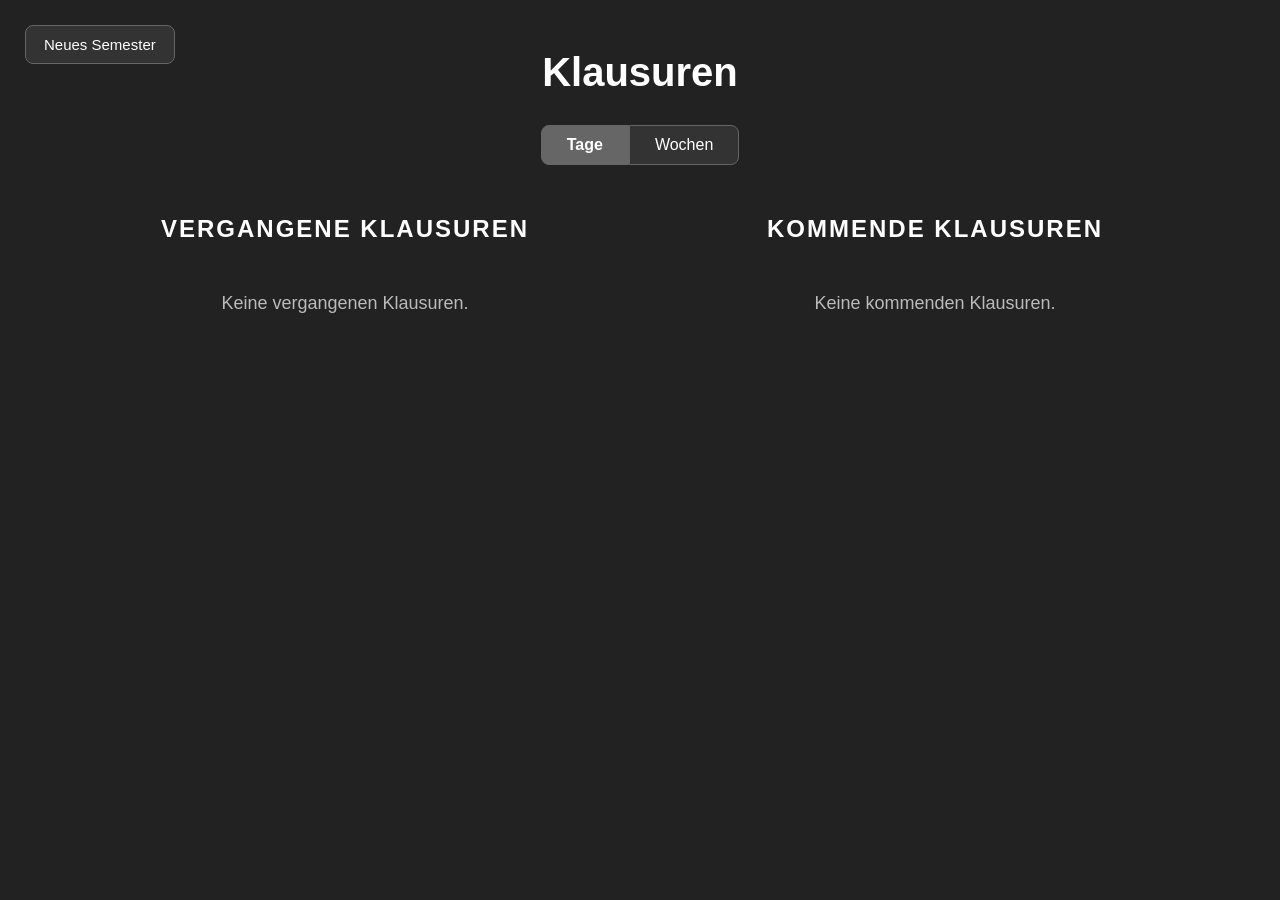
<file: index.html>
<!DOCTYPE html>
<html lang="de">

<head>
    <meta charset="UTF-8">
    <title>Klausuren</title>

    <link rel="stylesheet" href="style.css">
</head>

<body>

    <!-- ==============================
         BUTTON NEUES SEMESTER
         ============================== -->

    <a href="neues-semester.html" class="semester-button">
        Neues Semester
    </a>


    <h1>Klausuren</h1>


    <!-- ==============================
         TAGE / WOCHEN SCHALTER
         ============================== -->

    <div class="umschalter">

        <button id="tage-button" class="aktiv">
            Tage
        </button>

        <button id="wochen-button">
            Wochen
        </button>

    </div>


    <!-- ==============================
         KLAUSUREN
         ============================== -->

    <div class="klausuren-container">


        <!-- VERGANGENE KLAUSUREN -->

        <div class="bereich">

            <h2 class="bereich-titel">
                VERGANGENE KLAUSUREN
            </h2>

            <p class="keine-klausuren">
                Keine vergangenen Klausuren.
            </p>

        </div>


        <!-- KOMMENDE KLAUSUREN -->

        <div class="bereich">

            <h2 class="bereich-titel">
                KOMMENDE KLAUSUREN
            </h2>

            <p class="keine-klausuren">
                Keine kommenden Klausuren.
            </p>

        </div>

    </div>


    <script src="script.js"></script>

</body>

</html>
</file>
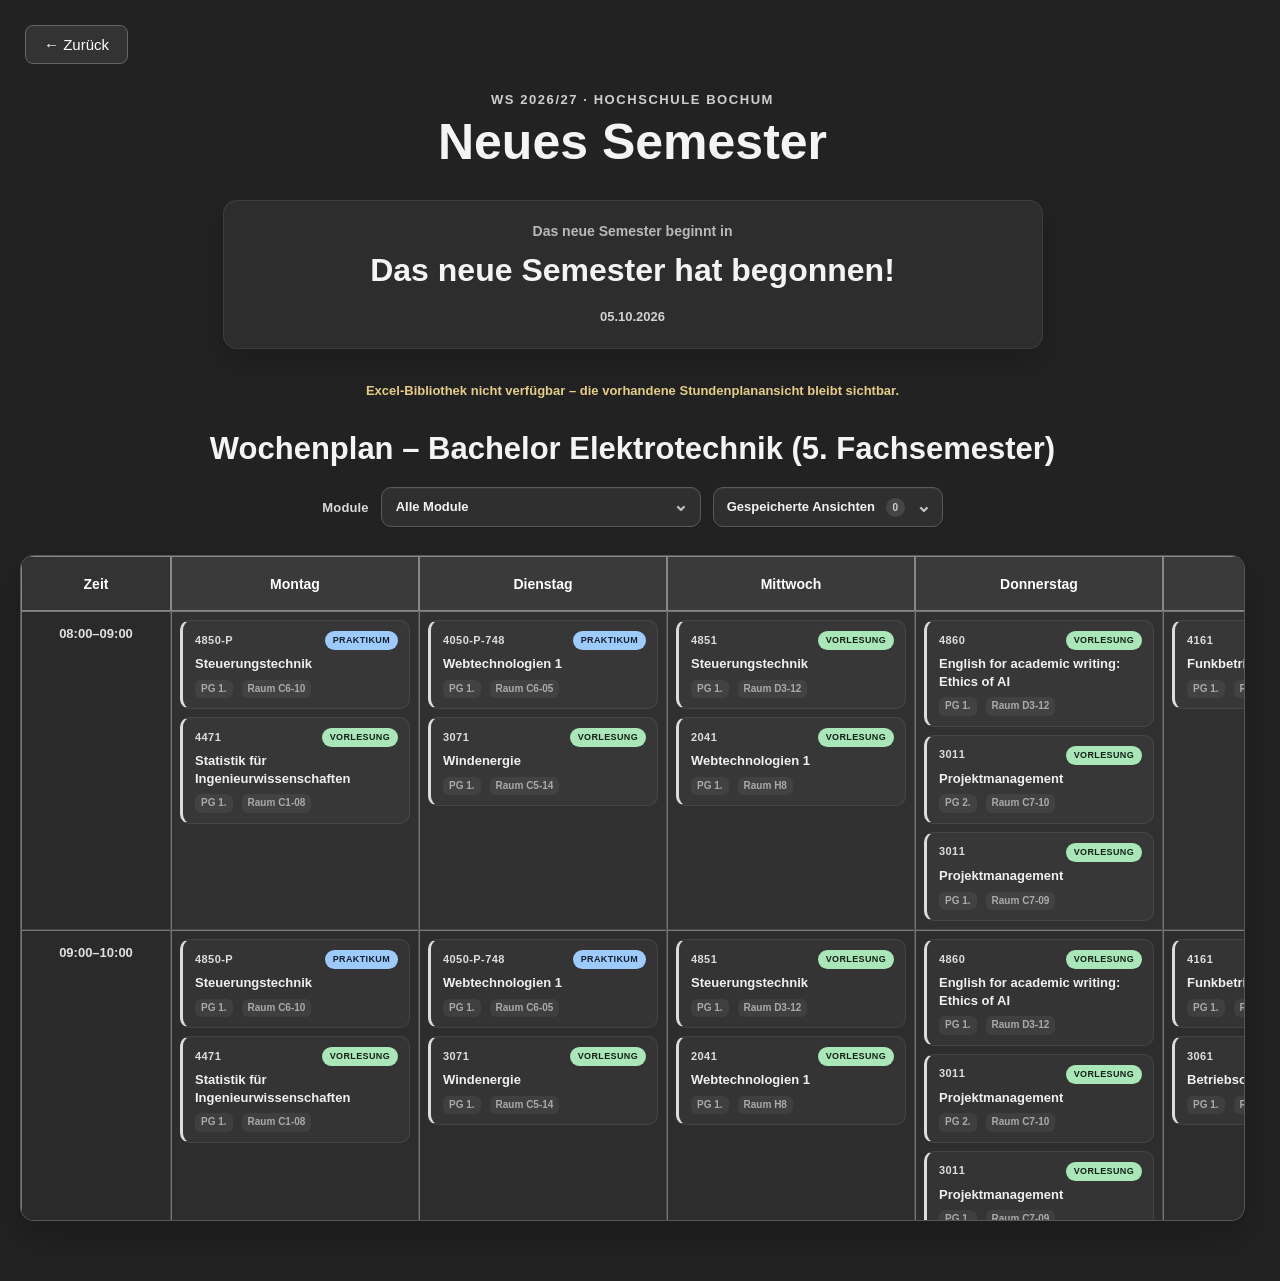
<file: neues-semester.html>
<!DOCTYPE html>
<html lang="de">
<head>
  <meta charset="UTF-8">
  <meta name="viewport" content="width=device-width, initial-scale=1.0, minimum-scale=0.5, maximum-scale=5.0, user-scalable=yes">
  <meta name="theme-color" content="#0b1220">
  <title>Neues Semester – Stundenplan</title>
  <link rel="stylesheet" href="style.css">
  <link rel="stylesheet" href="semester-style.css">

  <!-- Wird nur zum automatischen Aktualisieren aus Stundenplan.xlsx benötigt. -->
  <script src="https://cdn.sheetjs.com/xlsx-0.20.3/package/dist/xlsx.full.min.js"></script>
</head>
<body class="semester-page">
<a href="index.html" class="zurueck-button semester-back">← Zurück</a>

<main class="semester-main">
  <header class="semester-header">
    <div class="semester-kicker">WS 2026/27 · Hochschule Bochum</div>
    <h1>Neues Semester</h1>
  </header>

  <section class="semester-timer" aria-label="Semester-Countdown">
    <div class="timer-label">Das neue Semester beginnt in</div>
    <div id="semester-countdown" class="countdown-value" aria-live="polite">Lade Timer...</div>
    <div class="timer-date">05.10.2026</div>
  </section>

  <p id="excel-status" class="excel-status-line" role="status" aria-live="polite">Stundenplan.xlsx wird geladen …</p>

  <section class="stundenplan-bereich" aria-labelledby="plan-title">
    <div class="plan-heading">
      <h2 id="plan-title">Wochenplan – Bachelor Elektrotechnik (5. Fachsemester)</h2>
    </div>

    <div class="stundenplan-toolbar">
      <div class="modul-filter" aria-label="Stundenplan filtern">
        <label id="modul-filter-label-text">Module</label>
        <div class="modul-select">
          <button type="button" id="modul-filter-toggle" class="modul-filter-button" aria-haspopup="listbox" aria-expanded="false" aria-labelledby="modul-filter-label-text modul-filter-label">
            <span id="modul-filter-label">Alle Module</span>
            <span class="modul-filter-chevron" aria-hidden="true">⌄</span>
          </button>
          <div id="modul-filter-menu" class="modul-filter-menu" hidden>
            <div id="modul-filter-options" class="modul-filter-options" role="group" aria-label="Module auswählen"></div>
            <div class="modul-filter-footer">
              <span id="modul-filter-count">0/6 ausgewählt</span>
              <button type="button" id="modul-filter-reset" class="modul-filter-reset">Alle anzeigen</button>
            </div>
          </div>
        </div>
      </div>

      <div class="ansichten-select">
        <button type="button" id="ansichten-toggle" class="ansichten-button" aria-haspopup="dialog" aria-expanded="false">
          <span>Gespeicherte Ansichten</span>
          <span id="ansichten-count" class="ansichten-count">0</span>
          <span class="ansichten-chevron" aria-hidden="true">⌄</span>
        </button>
        <div id="ansichten-menu" class="ansichten-menu" hidden>
          <div class="ansichten-menu-head">
            <div>
              <strong>Meine Ansichten</strong>
              <span>Gespeicherte Modulauswahlen</span>
            </div>
          </div>
          <div id="ansichten-list" class="ansichten-list"></div>
          <div class="ansichten-menu-footer">
            <button type="button" id="ansicht-speichern" class="ansicht-speichern" disabled>
              <span aria-hidden="true">＋</span> Aktuelle Auswahl speichern
            </button>
          </div>
        </div>
      </div>
    </div>

    <div class="tabelle-container">
      <div class="stundenplan-zoom-target">
      <table class="stundenplan" aria-label="Wochenplan">
        <colgroup>
          <col class="zeitspalte">
          <col><col><col><col><col>
        </colgroup>
        <thead id="stundenplan-head">
          <tr>
            <th scope="col" class="zeitkopf">Zeit</th>
            <th scope="col">Montag</th><th scope="col">Dienstag</th><th scope="col">Mittwoch</th><th scope="col">Donnerstag</th><th scope="col">Freitag</th>
          </tr>
        </thead>
        <tbody id="stundenplan-body">
          <tr><th scope="row" class="uhrzeit">08:00–09:00</th><td><article class="kurskarte typ-p">
      <div class="kurs-topline">
        <span class="kurs-code">4850-P</span>
        <span class="kurs-typ">Praktikum</span>
      </div>
      <div class="kurs-name">Steuerungstechnik</div>
      <div class="kurs-meta">
        <span class="kurs-gruppe">PG 1.</span>
        <span class="kurs-raum">Raum C6-10</span>
      </div>
    </article><article class="kurskarte typ-v">
      <div class="kurs-topline">
        <span class="kurs-code">4471</span>
        <span class="kurs-typ">Vorlesung</span>
      </div>
      <div class="kurs-name">Statistik für Ingenieurwissenschaften</div>
      <div class="kurs-meta">
        <span class="kurs-gruppe">PG 1.</span>
        <span class="kurs-raum">Raum C1-08</span>
      </div>
    </article></td><td><article class="kurskarte typ-p">
      <div class="kurs-topline">
        <span class="kurs-code">4050-P-748</span>
        <span class="kurs-typ">Praktikum</span>
      </div>
      <div class="kurs-name">Webtechnologien 1</div>
      <div class="kurs-meta">
        <span class="kurs-gruppe">PG 1.</span>
        <span class="kurs-raum">Raum C6-05</span>
      </div>
    </article><article class="kurskarte typ-v">
      <div class="kurs-topline">
        <span class="kurs-code">3071</span>
        <span class="kurs-typ">Vorlesung</span>
      </div>
      <div class="kurs-name">Windenergie</div>
      <div class="kurs-meta">
        <span class="kurs-gruppe">PG 1.</span>
        <span class="kurs-raum">Raum C5-14</span>
      </div>
    </article></td><td><article class="kurskarte typ-v">
      <div class="kurs-topline">
        <span class="kurs-code">4851</span>
        <span class="kurs-typ">Vorlesung</span>
      </div>
      <div class="kurs-name">Steuerungstechnik</div>
      <div class="kurs-meta">
        <span class="kurs-gruppe">PG 1.</span>
        <span class="kurs-raum">Raum D3-12</span>
      </div>
    </article><article class="kurskarte typ-v">
      <div class="kurs-topline">
        <span class="kurs-code">2041</span>
        <span class="kurs-typ">Vorlesung</span>
      </div>
      <div class="kurs-name">Webtechnologien 1</div>
      <div class="kurs-meta">
        <span class="kurs-gruppe">PG 1.</span>
        <span class="kurs-raum">Raum H8</span>
      </div>
    </article></td><td><article class="kurskarte typ-v">
      <div class="kurs-topline">
        <span class="kurs-code">4860</span>
        <span class="kurs-typ">Vorlesung</span>
      </div>
      <div class="kurs-name">English for academic writing: Ethics of AI</div>
      <div class="kurs-meta">
        <span class="kurs-gruppe">PG 1.</span>
        <span class="kurs-raum">Raum D3-12</span>
      </div>
    </article><article class="kurskarte typ-v">
      <div class="kurs-topline">
        <span class="kurs-code">3011</span>
        <span class="kurs-typ">Vorlesung</span>
      </div>
      <div class="kurs-name">Projektmanagement</div>
      <div class="kurs-meta">
        <span class="kurs-gruppe">PG 2.</span>
        <span class="kurs-raum">Raum C7-10</span>
      </div>
    </article><article class="kurskarte typ-v">
      <div class="kurs-topline">
        <span class="kurs-code">3011</span>
        <span class="kurs-typ">Vorlesung</span>
      </div>
      <div class="kurs-name">Projektmanagement</div>
      <div class="kurs-meta">
        <span class="kurs-gruppe">PG 1.</span>
        <span class="kurs-raum">Raum C7-09</span>
      </div>
    </article></td><td><article class="kurskarte typ-v">
      <div class="kurs-topline">
        <span class="kurs-code">4161</span>
        <span class="kurs-typ">Vorlesung</span>
      </div>
      <div class="kurs-name">Funkbetriebstechnik</div>
      <div class="kurs-meta">
        <span class="kurs-gruppe">PG 1.</span>
        <span class="kurs-raum">Raum D3-33</span>
      </div>
    </article></td></tr>
<tr><th scope="row" class="uhrzeit">09:00–10:00</th><td><article class="kurskarte typ-p">
      <div class="kurs-topline">
        <span class="kurs-code">4850-P</span>
        <span class="kurs-typ">Praktikum</span>
      </div>
      <div class="kurs-name">Steuerungstechnik</div>
      <div class="kurs-meta">
        <span class="kurs-gruppe">PG 1.</span>
        <span class="kurs-raum">Raum C6-10</span>
      </div>
    </article><article class="kurskarte typ-v">
      <div class="kurs-topline">
        <span class="kurs-code">4471</span>
        <span class="kurs-typ">Vorlesung</span>
      </div>
      <div class="kurs-name">Statistik für Ingenieurwissenschaften</div>
      <div class="kurs-meta">
        <span class="kurs-gruppe">PG 1.</span>
        <span class="kurs-raum">Raum C1-08</span>
      </div>
    </article></td><td><article class="kurskarte typ-p">
      <div class="kurs-topline">
        <span class="kurs-code">4050-P-748</span>
        <span class="kurs-typ">Praktikum</span>
      </div>
      <div class="kurs-name">Webtechnologien 1</div>
      <div class="kurs-meta">
        <span class="kurs-gruppe">PG 1.</span>
        <span class="kurs-raum">Raum C6-05</span>
      </div>
    </article><article class="kurskarte typ-v">
      <div class="kurs-topline">
        <span class="kurs-code">3071</span>
        <span class="kurs-typ">Vorlesung</span>
      </div>
      <div class="kurs-name">Windenergie</div>
      <div class="kurs-meta">
        <span class="kurs-gruppe">PG 1.</span>
        <span class="kurs-raum">Raum C5-14</span>
      </div>
    </article></td><td><article class="kurskarte typ-v">
      <div class="kurs-topline">
        <span class="kurs-code">4851</span>
        <span class="kurs-typ">Vorlesung</span>
      </div>
      <div class="kurs-name">Steuerungstechnik</div>
      <div class="kurs-meta">
        <span class="kurs-gruppe">PG 1.</span>
        <span class="kurs-raum">Raum D3-12</span>
      </div>
    </article><article class="kurskarte typ-v">
      <div class="kurs-topline">
        <span class="kurs-code">2041</span>
        <span class="kurs-typ">Vorlesung</span>
      </div>
      <div class="kurs-name">Webtechnologien 1</div>
      <div class="kurs-meta">
        <span class="kurs-gruppe">PG 1.</span>
        <span class="kurs-raum">Raum H8</span>
      </div>
    </article></td><td><article class="kurskarte typ-v">
      <div class="kurs-topline">
        <span class="kurs-code">4860</span>
        <span class="kurs-typ">Vorlesung</span>
      </div>
      <div class="kurs-name">English for academic writing: Ethics of AI</div>
      <div class="kurs-meta">
        <span class="kurs-gruppe">PG 1.</span>
        <span class="kurs-raum">Raum D3-12</span>
      </div>
    </article><article class="kurskarte typ-v">
      <div class="kurs-topline">
        <span class="kurs-code">3011</span>
        <span class="kurs-typ">Vorlesung</span>
      </div>
      <div class="kurs-name">Projektmanagement</div>
      <div class="kurs-meta">
        <span class="kurs-gruppe">PG 2.</span>
        <span class="kurs-raum">Raum C7-10</span>
      </div>
    </article><article class="kurskarte typ-v">
      <div class="kurs-topline">
        <span class="kurs-code">3011</span>
        <span class="kurs-typ">Vorlesung</span>
      </div>
      <div class="kurs-name">Projektmanagement</div>
      <div class="kurs-meta">
        <span class="kurs-gruppe">PG 1.</span>
        <span class="kurs-raum">Raum C7-09</span>
      </div>
    </article></td><td><article class="kurskarte typ-v">
      <div class="kurs-topline">
        <span class="kurs-code">4161</span>
        <span class="kurs-typ">Vorlesung</span>
      </div>
      <div class="kurs-name">Funkbetriebstechnik</div>
      <div class="kurs-meta">
        <span class="kurs-gruppe">PG 1.</span>
        <span class="kurs-raum">Raum D3-33</span>
      </div>
    </article><article class="kurskarte typ-v">
      <div class="kurs-topline">
        <span class="kurs-code">3061</span>
        <span class="kurs-typ">Vorlesung</span>
      </div>
      <div class="kurs-name">Betriebsorganisation</div>
      <div class="kurs-meta">
        <span class="kurs-gruppe">PG 1.</span>
        <span class="kurs-raum">Raum C1-08</span>
      </div>
    </article></td></tr>
<tr><th scope="row" class="uhrzeit">10:00–11:00</th><td><article class="kurskarte typ-p">
      <div class="kurs-topline">
        <span class="kurs-code">4850-P</span>
        <span class="kurs-typ">Praktikum</span>
      </div>
      <div class="kurs-name">Steuerungstechnik</div>
      <div class="kurs-meta">
        <span class="kurs-gruppe">PG 1.</span>
        <span class="kurs-raum">Raum C6-10</span>
      </div>
    </article><article class="kurskarte typ-v">
      <div class="kurs-topline">
        <span class="kurs-code">4471</span>
        <span class="kurs-typ">Vorlesung</span>
      </div>
      <div class="kurs-name">Statistik für Ingenieurwissenschaften</div>
      <div class="kurs-meta">
        <span class="kurs-gruppe">PG 1.</span>
        <span class="kurs-raum">Raum C1-08</span>
      </div>
    </article></td><td><article class="kurskarte typ-p">
      <div class="kurs-topline">
        <span class="kurs-code">4050-P-748</span>
        <span class="kurs-typ">Praktikum</span>
      </div>
      <div class="kurs-name">Webtechnologien 1</div>
      <div class="kurs-meta">
        <span class="kurs-gruppe">PG 1.</span>
        <span class="kurs-raum">Raum C6-05</span>
      </div>
    </article><article class="kurskarte typ-v">
      <div class="kurs-topline">
        <span class="kurs-code">3071</span>
        <span class="kurs-typ">Vorlesung</span>
      </div>
      <div class="kurs-name">Windenergie</div>
      <div class="kurs-meta">
        <span class="kurs-gruppe">PG 1.</span>
        <span class="kurs-raum">Raum C5-14</span>
      </div>
    </article></td><td><article class="kurskarte typ-u">
      <div class="kurs-topline">
        <span class="kurs-code">4855</span>
        <span class="kurs-typ">Übung</span>
      </div>
      <div class="kurs-name">Steuerungstechnik</div>
      <div class="kurs-meta">
        <span class="kurs-gruppe">PG 1.</span>
        <span class="kurs-raum">Raum D3-12</span>
      </div>
    </article><article class="kurskarte typ-u">
      <div class="kurs-topline">
        <span class="kurs-code">2045</span>
        <span class="kurs-typ">Übung</span>
      </div>
      <div class="kurs-name">Webtechnologien 1</div>
      <div class="kurs-meta">
        <span class="kurs-gruppe">PG 1.</span>
        <span class="kurs-raum">Raum C0-08</span>
      </div>
    </article></td><td><article class="kurskarte typ-u">
      <div class="kurs-topline">
        <span class="kurs-code">4861</span>
        <span class="kurs-typ">Übung</span>
      </div>
      <div class="kurs-name">English for academic writing: Ethics of AI</div>
      <div class="kurs-meta">
        <span class="kurs-gruppe">PG 1.</span>
        <span class="kurs-raum">Raum D3-12</span>
      </div>
    </article><article class="kurskarte typ-v">
      <div class="kurs-topline">
        <span class="kurs-code">3011</span>
        <span class="kurs-typ">Vorlesung</span>
      </div>
      <div class="kurs-name">Projektmanagement</div>
      <div class="kurs-meta">
        <span class="kurs-gruppe">PG 2.</span>
        <span class="kurs-raum">Raum C7-10</span>
      </div>
    </article><article class="kurskarte typ-v">
      <div class="kurs-topline">
        <span class="kurs-code">3011</span>
        <span class="kurs-typ">Vorlesung</span>
      </div>
      <div class="kurs-name">Projektmanagement</div>
      <div class="kurs-meta">
        <span class="kurs-gruppe">PG 1.</span>
        <span class="kurs-raum">Raum C7-09</span>
      </div>
    </article></td><td><article class="kurskarte typ-v">
      <div class="kurs-topline">
        <span class="kurs-code">3061</span>
        <span class="kurs-typ">Vorlesung</span>
      </div>
      <div class="kurs-name">Betriebsorganisation</div>
      <div class="kurs-meta">
        <span class="kurs-gruppe">PG 1.</span>
        <span class="kurs-raum">Raum C1-08</span>
      </div>
    </article><article class="kurskarte typ-v">
      <div class="kurs-topline">
        <span class="kurs-code">2221</span>
        <span class="kurs-typ">Vorlesung</span>
      </div>
      <div class="kurs-name">Software Engineering</div>
      <div class="kurs-meta">
        <span class="kurs-gruppe">PG 1.</span>
        <span class="kurs-raum">Raum Digital, ExterneRäume</span>
      </div>
    </article><article class="kurskarte typ-u">
      <div class="kurs-topline">
        <span class="kurs-code">4165</span>
        <span class="kurs-typ">Übung</span>
      </div>
      <div class="kurs-name">Funkbetriebstechnik</div>
      <div class="kurs-meta">
        <span class="kurs-gruppe">PG 1.</span>
        <span class="kurs-raum">Raum D3-33</span>
      </div>
    </article></td></tr>
<tr><th scope="row" class="uhrzeit">11:00–12:00</th><td><article class="kurskarte typ-p">
      <div class="kurs-topline">
        <span class="kurs-code">4850-P</span>
        <span class="kurs-typ">Praktikum</span>
      </div>
      <div class="kurs-name">Steuerungstechnik</div>
      <div class="kurs-meta">
        <span class="kurs-gruppe">PG 1.</span>
        <span class="kurs-raum">Raum C6-10</span>
      </div>
    </article><article class="kurskarte typ-v">
      <div class="kurs-topline">
        <span class="kurs-code">4471</span>
        <span class="kurs-typ">Vorlesung</span>
      </div>
      <div class="kurs-name">Statistik für Ingenieurwissenschaften</div>
      <div class="kurs-meta">
        <span class="kurs-gruppe">PG 1.</span>
        <span class="kurs-raum">Raum C1-08</span>
      </div>
    </article></td><td><article class="kurskarte typ-p">
      <div class="kurs-topline">
        <span class="kurs-code">4050-P-748</span>
        <span class="kurs-typ">Praktikum</span>
      </div>
      <div class="kurs-name">Webtechnologien 1</div>
      <div class="kurs-meta">
        <span class="kurs-gruppe">PG 1.</span>
        <span class="kurs-raum">Raum C6-05</span>
      </div>
    </article><article class="kurskarte typ-u">
      <div class="kurs-topline">
        <span class="kurs-code">3075</span>
        <span class="kurs-typ">Übung</span>
      </div>
      <div class="kurs-name">Windenergie</div>
      <div class="kurs-meta">
        <span class="kurs-gruppe">PG 1.</span>
        <span class="kurs-raum">Raum C5-14</span>
      </div>
    </article></td><td><article class="kurskarte typ-u">
      <div class="kurs-topline">
        <span class="kurs-code">2045</span>
        <span class="kurs-typ">Übung</span>
      </div>
      <div class="kurs-name">Webtechnologien 1</div>
      <div class="kurs-meta">
        <span class="kurs-gruppe">PG 1.</span>
        <span class="kurs-raum">Raum C0-08</span>
      </div>
    </article></td><td><article class="kurskarte typ-u">
      <div class="kurs-topline">
        <span class="kurs-code">4861</span>
        <span class="kurs-typ">Übung</span>
      </div>
      <div class="kurs-name">English for academic writing: Ethics of AI</div>
      <div class="kurs-meta">
        <span class="kurs-gruppe">PG 1.</span>
        <span class="kurs-raum">Raum D3-12</span>
      </div>
    </article><article class="kurskarte typ-u">
      <div class="kurs-topline">
        <span class="kurs-code">3015</span>
        <span class="kurs-typ">Übung</span>
      </div>
      <div class="kurs-name">Projektmanagement</div>
      <div class="kurs-meta">
        <span class="kurs-gruppe">PG 2.</span>
        <span class="kurs-raum">Raum C7-10</span>
      </div>
    </article><article class="kurskarte typ-u">
      <div class="kurs-topline">
        <span class="kurs-code">3015</span>
        <span class="kurs-typ">Übung</span>
      </div>
      <div class="kurs-name">Projektmanagement</div>
      <div class="kurs-meta">
        <span class="kurs-gruppe">PG 1.</span>
        <span class="kurs-raum">Raum C7-09</span>
      </div>
    </article></td><td><article class="kurskarte typ-v">
      <div class="kurs-topline">
        <span class="kurs-code">3061</span>
        <span class="kurs-typ">Vorlesung</span>
      </div>
      <div class="kurs-name">Betriebsorganisation</div>
      <div class="kurs-meta">
        <span class="kurs-gruppe">PG 1.</span>
        <span class="kurs-raum">Raum C1-08</span>
      </div>
    </article><article class="kurskarte typ-v">
      <div class="kurs-topline">
        <span class="kurs-code">2221</span>
        <span class="kurs-typ">Vorlesung</span>
      </div>
      <div class="kurs-name">Software Engineering</div>
      <div class="kurs-meta">
        <span class="kurs-gruppe">PG 1.</span>
        <span class="kurs-raum">Raum Digital, ExterneRäume</span>
      </div>
    </article></td></tr>
<tr><th scope="row" class="uhrzeit">12:00–13:00</th><td><article class="kurskarte typ-p">
      <div class="kurs-topline">
        <span class="kurs-code">4010-P</span>
        <span class="kurs-typ">Praktikum</span>
      </div>
      <div class="kurs-name">Industrieroboter</div>
      <div class="kurs-meta">
        <span class="kurs-gruppe">PG 1.</span>
        <span class="kurs-raum">Raum D3-05</span>
      </div>
    </article><article class="kurskarte typ-p">
      <div class="kurs-topline">
        <span class="kurs-code">4280-P-748</span>
        <span class="kurs-typ">Praktikum</span>
      </div>
      <div class="kurs-name">Programmieren in C</div>
      <div class="kurs-meta">
        <span class="kurs-gruppe">PG 1.</span>
        <span class="kurs-raum">Raum C5-11</span>
      </div>
    </article></td><td><article class="kurskarte typ-p">
      <div class="kurs-topline">
        <span class="kurs-code">4040-P-748</span>
        <span class="kurs-typ">Praktikum</span>
      </div>
      <div class="kurs-name">Betriebssysteme</div>
      <div class="kurs-meta">
        <span class="kurs-gruppe">PG 1.</span>
        <span class="kurs-raum">Raum C6-05</span>
      </div>
    </article><article class="kurskarte typ-p">
      <div class="kurs-topline">
        <span class="kurs-code">4160-P-748</span>
        <span class="kurs-typ">Praktikum</span>
      </div>
      <div class="kurs-name">Funkbetriebstechnik</div>
      <div class="kurs-meta">
        <span class="kurs-gruppe">PG 1.</span>
        <span class="kurs-raum">Raum C4-19</span>
      </div>
    </article><article class="kurskarte typ-p">
      <div class="kurs-topline">
        <span class="kurs-code">4490-P</span>
        <span class="kurs-typ">Praktikum</span>
      </div>
      <div class="kurs-name">RUST</div>
      <div class="kurs-meta">
        <span class="kurs-gruppe">PG 1.</span>
        <span class="kurs-raum">Raum C5-19</span>
      </div>
    </article></td><td><article class="kurskarte typ-p">
      <div class="kurs-topline">
        <span class="kurs-code">4030-P(PL)</span>
        <span class="kurs-typ">Praktikum</span>
      </div>
      <div class="kurs-name">Algorithmen und Datenstrukturen</div>
      <div class="kurs-meta">
        <span class="kurs-gruppe">PG 1.</span>
        <span class="kurs-raum">Raum C0-08</span>
      </div>
    </article></td><td><article class="kurskarte typ-v">
      <div class="kurs-topline">
        <span class="kurs-code">2051</span>
        <span class="kurs-typ">Vorlesung</span>
      </div>
      <div class="kurs-name">Betriebssysteme</div>
      <div class="kurs-meta">
        <span class="kurs-gruppe">PG 1.</span>
        <span class="kurs-raum">Raum C5-14</span>
      </div>
    </article></td><td><article class="kurskarte typ-v">
      <div class="kurs-topline">
        <span class="kurs-code">4841</span>
        <span class="kurs-typ">Vorlesung</span>
      </div>
      <div class="kurs-name">Fahrzeugelektronik</div>
      <div class="kurs-meta">
        <span class="kurs-gruppe">PG 1.</span>
        <span class="kurs-raum">Raum C5-14</span>
      </div>
    </article><article class="kurskarte typ-u">
      <div class="kurs-topline">
        <span class="kurs-code">2225</span>
        <span class="kurs-typ">Übung</span>
      </div>
      <div class="kurs-name">Software Engineering</div>
      <div class="kurs-meta">
        <span class="kurs-gruppe">PG 2.</span>
        <span class="kurs-raum">Raum Digital, ExterneRäume</span>
      </div>
    </article><article class="kurskarte typ-u">
      <div class="kurs-topline">
        <span class="kurs-code">2225</span>
        <span class="kurs-typ">Übung</span>
      </div>
      <div class="kurs-name">Software Engineering</div>
      <div class="kurs-meta">
        <span class="kurs-gruppe">PG 1.</span>
        <span class="kurs-raum">Raum C5-07</span>
      </div>
    </article></td></tr>
<tr><th scope="row" class="uhrzeit">13:00–14:00</th><td><article class="kurskarte typ-p">
      <div class="kurs-topline">
        <span class="kurs-code">4010-P</span>
        <span class="kurs-typ">Praktikum</span>
      </div>
      <div class="kurs-name">Industrieroboter</div>
      <div class="kurs-meta">
        <span class="kurs-gruppe">PG 1.</span>
        <span class="kurs-raum">Raum D3-05</span>
      </div>
    </article><article class="kurskarte typ-p">
      <div class="kurs-topline">
        <span class="kurs-code">4280-P-748</span>
        <span class="kurs-typ">Praktikum</span>
      </div>
      <div class="kurs-name">Programmieren in C</div>
      <div class="kurs-meta">
        <span class="kurs-gruppe">PG 1.</span>
        <span class="kurs-raum">Raum C5-11</span>
      </div>
    </article></td><td><article class="kurskarte typ-p">
      <div class="kurs-topline">
        <span class="kurs-code">4040-P-748</span>
        <span class="kurs-typ">Praktikum</span>
      </div>
      <div class="kurs-name">Betriebssysteme</div>
      <div class="kurs-meta">
        <span class="kurs-gruppe">PG 1.</span>
        <span class="kurs-raum">Raum C6-05</span>
      </div>
    </article><article class="kurskarte typ-p">
      <div class="kurs-topline">
        <span class="kurs-code">4160-P-748</span>
        <span class="kurs-typ">Praktikum</span>
      </div>
      <div class="kurs-name">Funkbetriebstechnik</div>
      <div class="kurs-meta">
        <span class="kurs-gruppe">PG 1.</span>
        <span class="kurs-raum">Raum C4-19</span>
      </div>
    </article><article class="kurskarte typ-p">
      <div class="kurs-topline">
        <span class="kurs-code">4490-P</span>
        <span class="kurs-typ">Praktikum</span>
      </div>
      <div class="kurs-name">RUST</div>
      <div class="kurs-meta">
        <span class="kurs-gruppe">PG 1.</span>
        <span class="kurs-raum">Raum C5-19</span>
      </div>
    </article></td><td><article class="kurskarte typ-p">
      <div class="kurs-topline">
        <span class="kurs-code">4030-P(PL)</span>
        <span class="kurs-typ">Praktikum</span>
      </div>
      <div class="kurs-name">Algorithmen und Datenstrukturen</div>
      <div class="kurs-meta">
        <span class="kurs-gruppe">PG 1.</span>
        <span class="kurs-raum">Raum C0-08</span>
      </div>
    </article></td><td><article class="kurskarte typ-v">
      <div class="kurs-topline">
        <span class="kurs-code">2051</span>
        <span class="kurs-typ">Vorlesung</span>
      </div>
      <div class="kurs-name">Betriebssysteme</div>
      <div class="kurs-meta">
        <span class="kurs-gruppe">PG 1.</span>
        <span class="kurs-raum">Raum C5-14</span>
      </div>
    </article></td><td><article class="kurskarte typ-v">
      <div class="kurs-topline">
        <span class="kurs-code">4841</span>
        <span class="kurs-typ">Vorlesung</span>
      </div>
      <div class="kurs-name">Fahrzeugelektronik</div>
      <div class="kurs-meta">
        <span class="kurs-gruppe">PG 1.</span>
        <span class="kurs-raum">Raum C5-14</span>
      </div>
    </article><article class="kurskarte typ-p">
      <div class="kurs-topline">
        <span class="kurs-code">4070-P-748</span>
        <span class="kurs-typ">Praktikum</span>
      </div>
      <div class="kurs-name">Software Engineering</div>
      <div class="kurs-meta">
        <span class="kurs-gruppe">PG 1.</span>
        <span class="kurs-raum">Raum C5-06</span>
      </div>
    </article></td></tr>
<tr><th scope="row" class="uhrzeit">14:00–15:00</th><td><article class="kurskarte typ-p">
      <div class="kurs-topline">
        <span class="kurs-code">4010-P</span>
        <span class="kurs-typ">Praktikum</span>
      </div>
      <div class="kurs-name">Industrieroboter</div>
      <div class="kurs-meta">
        <span class="kurs-gruppe">PG 1.</span>
        <span class="kurs-raum">Raum D3-05</span>
      </div>
    </article><article class="kurskarte typ-p">
      <div class="kurs-topline">
        <span class="kurs-code">4280-P-748</span>
        <span class="kurs-typ">Praktikum</span>
      </div>
      <div class="kurs-name">Programmieren in C</div>
      <div class="kurs-meta">
        <span class="kurs-gruppe">PG 1.</span>
        <span class="kurs-raum">Raum C5-11</span>
      </div>
    </article></td><td><article class="kurskarte typ-u">
      <div class="kurs-topline">
        <span class="kurs-code">4495</span>
        <span class="kurs-typ">Übung</span>
      </div>
      <div class="kurs-name">RUST</div>
      <div class="kurs-meta">
        <span class="kurs-gruppe">PG 1.</span>
        <span class="kurs-raum">Raum C5-11</span>
      </div>
    </article><article class="kurskarte typ-v">
      <div class="kurs-topline">
        <span class="kurs-code">2031</span>
        <span class="kurs-typ">Vorlesung</span>
      </div>
      <div class="kurs-name">Algorithmen Datenstrukt</div>
      <div class="kurs-meta">
        <span class="kurs-gruppe">PG 1.</span>
        <span class="kurs-raum">Raum H8</span>
      </div>
    </article></td><td><article class="kurskarte typ-p">
      <div class="kurs-topline">
        <span class="kurs-code">4030-P(PL)</span>
        <span class="kurs-typ">Praktikum</span>
      </div>
      <div class="kurs-name">Algorithmen und Datenstrukturen</div>
      <div class="kurs-meta">
        <span class="kurs-gruppe">PG 1.</span>
        <span class="kurs-raum">Raum C0-08</span>
      </div>
    </article><article class="kurskarte typ-p">
      <div class="kurs-topline">
        <span class="kurs-code">4130-P-748</span>
        <span class="kurs-typ">Praktikum</span>
      </div>
      <div class="kurs-name">VHDL</div>
      <div class="kurs-meta">
        <span class="kurs-gruppe">PG 1.</span>
        <span class="kurs-raum">Raum C5-11</span>
      </div>
    </article></td><td><article class="kurskarte typ-u">
      <div class="kurs-topline">
        <span class="kurs-code">2055</span>
        <span class="kurs-typ">Übung</span>
      </div>
      <div class="kurs-name">Betriebssysteme</div>
      <div class="kurs-meta">
        <span class="kurs-gruppe">PG 1.</span>
        <span class="kurs-raum">Raum C5-14</span>
      </div>
    </article></td><td><article class="kurskarte typ-u">
      <div class="kurs-topline">
        <span class="kurs-code">4845</span>
        <span class="kurs-typ">Übung</span>
      </div>
      <div class="kurs-name">Fahrzeugelektronik</div>
      <div class="kurs-meta">
        <span class="kurs-gruppe">PG 1.</span>
        <span class="kurs-raum">Raum C6-10</span>
      </div>
    </article></td></tr>
<tr><th scope="row" class="uhrzeit">15:00–16:00</th><td><article class="kurskarte typ-p">
      <div class="kurs-topline">
        <span class="kurs-code">4010-P</span>
        <span class="kurs-typ">Praktikum</span>
      </div>
      <div class="kurs-name">Industrieroboter</div>
      <div class="kurs-meta">
        <span class="kurs-gruppe">PG 1.</span>
        <span class="kurs-raum">Raum D3-05</span>
      </div>
    </article><article class="kurskarte typ-p">
      <div class="kurs-topline">
        <span class="kurs-code">4280-P-748</span>
        <span class="kurs-typ">Praktikum</span>
      </div>
      <div class="kurs-name">Programmieren in C</div>
      <div class="kurs-meta">
        <span class="kurs-gruppe">PG 1.</span>
        <span class="kurs-raum">Raum C5-11</span>
      </div>
    </article></td><td><article class="kurskarte typ-v">
      <div class="kurs-topline">
        <span class="kurs-code">4491</span>
        <span class="kurs-typ">Vorlesung</span>
      </div>
      <div class="kurs-name">RUST</div>
      <div class="kurs-meta">
        <span class="kurs-gruppe">PG 1.</span>
        <span class="kurs-raum">Raum C5-14</span>
      </div>
    </article><article class="kurskarte typ-v">
      <div class="kurs-topline">
        <span class="kurs-code">2031</span>
        <span class="kurs-typ">Vorlesung</span>
      </div>
      <div class="kurs-name">Algorithmen Datenstrukt</div>
      <div class="kurs-meta">
        <span class="kurs-gruppe">PG 1.</span>
        <span class="kurs-raum">Raum H8</span>
      </div>
    </article></td><td><article class="kurskarte typ-p">
      <div class="kurs-topline">
        <span class="kurs-code">4030-P(PL)</span>
        <span class="kurs-typ">Praktikum</span>
      </div>
      <div class="kurs-name">Algorithmen und Datenstrukturen</div>
      <div class="kurs-meta">
        <span class="kurs-gruppe">PG 1.</span>
        <span class="kurs-raum">Raum C0-08</span>
      </div>
    </article><article class="kurskarte typ-p">
      <div class="kurs-topline">
        <span class="kurs-code">4130-P-748</span>
        <span class="kurs-typ">Praktikum</span>
      </div>
      <div class="kurs-name">VHDL</div>
      <div class="kurs-meta">
        <span class="kurs-gruppe">PG 1.</span>
        <span class="kurs-raum">Raum C5-11</span>
      </div>
    </article></td><td><article class="kurskarte typ-v">
      <div class="kurs-topline">
        <span class="kurs-code">4011</span>
        <span class="kurs-typ">Vorlesung</span>
      </div>
      <div class="kurs-name">Industrieroboter</div>
      <div class="kurs-meta">
        <span class="kurs-gruppe">PG 1.</span>
        <span class="kurs-raum">Raum D3-33</span>
      </div>
    </article></td><td><article class="kurskarte typ-p">
      <div class="kurs-topline">
        <span class="kurs-code">4840-P</span>
        <span class="kurs-typ">Praktikum</span>
      </div>
      <div class="kurs-name">Fahrzeugelektronik</div>
      <div class="kurs-meta">
        <span class="kurs-gruppe">PG 1.</span>
        <span class="kurs-raum">Raum C6-10</span>
      </div>
    </article></td></tr>
<tr><th scope="row" class="uhrzeit">16:00–17:00</th><td><article class="kurskarte typ-v">
      <div class="kurs-topline">
        <span class="kurs-code">4051</span>
        <span class="kurs-typ">Vorlesung</span>
      </div>
      <div class="kurs-name">VHDL</div>
      <div class="kurs-meta">
        <span class="kurs-gruppe">PG 1.</span>
        <span class="kurs-raum">Raum C5-14</span>
      </div>
    </article></td><td><article class="kurskarte typ-v">
      <div class="kurs-topline">
        <span class="kurs-code">4491</span>
        <span class="kurs-typ">Vorlesung</span>
      </div>
      <div class="kurs-name">RUST</div>
      <div class="kurs-meta">
        <span class="kurs-gruppe">PG 1.</span>
        <span class="kurs-raum">Raum C5-14</span>
      </div>
    </article><article class="kurskarte typ-u">
      <div class="kurs-topline">
        <span class="kurs-code">2035</span>
        <span class="kurs-typ">Übung</span>
      </div>
      <div class="kurs-name">Algorithmen Datenstr</div>
      <div class="kurs-meta">
        <span class="kurs-gruppe">PG 1.</span>
        <span class="kurs-raum">Raum H8</span>
      </div>
    </article><article class="kurskarte typ-p">
      <div class="kurs-topline">
        <span class="kurs-code">4010-P</span>
        <span class="kurs-typ">Praktikum</span>
      </div>
      <div class="kurs-name">Industrieroboter</div>
      <div class="kurs-meta">
        <span class="kurs-gruppe">PG 1.</span>
        <span class="kurs-raum">Raum D3-05</span>
      </div>
    </article><article class="kurskarte typ-s">
      <div class="kurs-topline">
        <span class="kurs-code">1511-GU</span>
        <span class="kurs-typ">Seminar</span>
      </div>
      <div class="kurs-name">Klimawandel und globale Umweltveränderungen</div>
      <div class="kurs-meta">
        <span class="kurs-gruppe">PG 1.</span>
        <span class="kurs-raum">Raum H6</span>
      </div>
    </article></td><td class="leer"></td><td><article class="kurskarte typ-v">
      <div class="kurs-topline">
        <span class="kurs-code">4011</span>
        <span class="kurs-typ">Vorlesung</span>
      </div>
      <div class="kurs-name">Industrieroboter</div>
      <div class="kurs-meta">
        <span class="kurs-gruppe">PG 1.</span>
        <span class="kurs-raum">Raum D3-33</span>
      </div>
    </article></td><td class="leer"></td></tr>
<tr><th scope="row" class="uhrzeit">17:00–18:00</th><td><article class="kurskarte typ-v">
      <div class="kurs-topline">
        <span class="kurs-code">4051</span>
        <span class="kurs-typ">Vorlesung</span>
      </div>
      <div class="kurs-name">VHDL</div>
      <div class="kurs-meta">
        <span class="kurs-gruppe">PG 1.</span>
        <span class="kurs-raum">Raum C5-14</span>
      </div>
    </article></td><td><article class="kurskarte typ-p">
      <div class="kurs-topline">
        <span class="kurs-code">4010-P</span>
        <span class="kurs-typ">Praktikum</span>
      </div>
      <div class="kurs-name">Industrieroboter</div>
      <div class="kurs-meta">
        <span class="kurs-gruppe">PG 1.</span>
        <span class="kurs-raum">Raum D3-05</span>
      </div>
    </article><article class="kurskarte typ-s">
      <div class="kurs-topline">
        <span class="kurs-code">1511-GU</span>
        <span class="kurs-typ">Seminar</span>
      </div>
      <div class="kurs-name">Klimawandel und globale Umweltveränderungen</div>
      <div class="kurs-meta">
        <span class="kurs-gruppe">PG 1.</span>
        <span class="kurs-raum">Raum H6</span>
      </div>
    </article><article class="kurskarte typ-v">
      <div class="kurs-topline">
        <span class="kurs-code">1191</span>
        <span class="kurs-typ">Vorlesung</span>
      </div>
      <div class="kurs-name">Programmieren in C</div>
      <div class="kurs-meta">
        <span class="kurs-gruppe">PG 1.</span>
        <span class="kurs-raum">Raum C0-08</span>
      </div>
    </article></td><td class="leer"></td><td><article class="kurskarte typ-u">
      <div class="kurs-topline">
        <span class="kurs-code">4015</span>
        <span class="kurs-typ">Übung</span>
      </div>
      <div class="kurs-name">Industrieroboter</div>
      <div class="kurs-meta">
        <span class="kurs-gruppe">PG 1.</span>
        <span class="kurs-raum">Raum D3-33</span>
      </div>
    </article></td><td class="leer"></td></tr>
<tr><th scope="row" class="uhrzeit">18:00–19:00</th><td><article class="kurskarte typ-u">
      <div class="kurs-topline">
        <span class="kurs-code">4055</span>
        <span class="kurs-typ">Übung</span>
      </div>
      <div class="kurs-name">VHDL</div>
      <div class="kurs-meta">
        <span class="kurs-gruppe">PG 1.</span>
        <span class="kurs-raum">Raum C5-14</span>
      </div>
    </article></td><td><article class="kurskarte typ-v">
      <div class="kurs-topline">
        <span class="kurs-code">1191</span>
        <span class="kurs-typ">Vorlesung</span>
      </div>
      <div class="kurs-name">Programmieren in C</div>
      <div class="kurs-meta">
        <span class="kurs-gruppe">PG 1.</span>
        <span class="kurs-raum">Raum C0-08</span>
      </div>
    </article></td><td class="leer"></td><td class="leer"></td><td class="leer"></td></tr>
<tr><th scope="row" class="uhrzeit">19:00–20:00</th><td class="leer"></td><td><article class="kurskarte typ-p">
      <div class="kurs-topline">
        <span class="kurs-code">4150-P-748</span>
        <span class="kurs-typ">Praktikum</span>
      </div>
      <div class="kurs-name">Entwicklung nachhaltiger Elektrofahrzeuge</div>
      <div class="kurs-meta">
        <span class="kurs-gruppe">PG 1.</span>
        <span class="kurs-raum">Raum D3-33</span>
      </div>
    </article><article class="kurskarte typ-u">
      <div class="kurs-topline">
        <span class="kurs-code">1195</span>
        <span class="kurs-typ">Übung</span>
      </div>
      <div class="kurs-name">Programmieren in C</div>
      <div class="kurs-meta">
        <span class="kurs-gruppe">PG 1.</span>
        <span class="kurs-raum">Raum C0-08</span>
      </div>
    </article></td><td class="leer"></td><td class="leer"></td><td class="leer"></td></tr>
        </tbody>
      </table>
      </div>
    </div>

  </section>
</main>

<script>
(() => {
  const semesterStart = new Date("2026-10-05T00:00:00");
  const excelFileName = "Stundenplan.xlsx";
  const typInfo = {
    P: { label: "Praktikum", className: "typ-p" },
    V: { label: "Vorlesung", className: "typ-v" },
    Ü: { label: "Übung", className: "typ-u" },
    S: { label: "Seminar", className: "typ-s" }
  };

  function semesterTimer() {
    const el = document.getElementById("semester-countdown");
    if (!el) return;
    const diff = semesterStart - new Date();
    if (diff <= 0) {
      el.textContent = "Das neue Semester hat begonnen!";
      el.classList.add("begonnen");
      return;
    }
    el.classList.remove("begonnen");
    const d = Math.floor(diff / 86400000);
    const h = Math.floor((diff / 3600000) % 24);
    const m = Math.floor((diff / 60000) % 60);
    const s = Math.floor((diff / 1000) % 60);
    el.innerHTML = `<span>${d}<small>Tage</small></span><span>${String(h).padStart(2,"0")}<small>Std.</small></span><span>${String(m).padStart(2,"0")}<small>Min.</small></span><span>${String(s).padStart(2,"0")}<small>Sek.</small></span>`;
  }

  function esc(v) {
    return String(v ?? "")
      .replaceAll("&","&amp;").replaceAll("<","&lt;").replaceAll(">","&gt;")
      .replaceAll('"',"&quot;").replaceAll("'","&#039;");
  }

  function clean(v) { return String(v ?? "").replace(/\r\n/g,"\n").replace(/\r/g,"\n").trim(); }
  function isTime(v) { return /^\d{1,2}:\d{2}\s*[–-]\s*\d{1,2}:\d{2}$/.test(clean(v)); }

  function normalizeModuleName(name) {
    const n = clean(name);
    const lower = n.toLocaleLowerCase("de-DE");

    // Kleine Vereinheitlichungen aus dem offiziellen Stundenplan,
    // damit Vorlesung, Übung und Praktikum desselben Moduls gemeinsam gefiltert werden.
    if (lower.includes("algorithmen") && lower.includes("datenstrukt")) {
      return "Algorithmen und Datenstrukturen";
    }

    return n;
  }

  function parseCourse(raw) {
    raw = clean(raw);
    if (!raw) return null;
    const m = raw.match(/^(.+?)\s+\((P|V|Ü|S),\s*([^)]*)\)\s*·\s*Raum:\s*(.+)$/s);
    if (!m) return {code:"",name:raw,type:"",group:"",room:""};
    const left = m[1].trim();
    const p = left.indexOf(" ");
    return {
      code: p > 0 ? left.slice(0,p) : left,
      name: p > 0 ? left.slice(p+1) : "",
      type: m[2], group: m[3].trim(), room: m[4].trim()
    };
  }

  function card(raw) {
    const c = parseCourse(raw);
    if (!c) return "";
    const info = typInfo[c.type] || {label:c.type || "Kurs", className:"typ-default"};
    const pg = c.group ? `<span class="kurs-gruppe">${esc(c.group.replace("PG","").trim())} PG</span>` : "";
    const room = c.room ? `<span class="kurs-raum">Raum ${esc(c.room)}</span>` : "";
    const moduleName = normalizeModuleName(c.name);
    return `<article class="kurskarte ${info.className}" data-modul="${esc(moduleName)}">
      <div class="kurs-topline"><span class="kurs-code">${esc(c.code)}</span>${c.type ? `<span class="kurs-typ">${esc(info.label)}</span>` : ""}</div>
      <div class="kurs-name">${esc(c.name)}</div>
      <div class="kurs-meta">${pg}${room}</div>
    </article>`;
  }

  function collectModulesFromDom() {
    const modules = new Set();
    document.querySelectorAll(".kurskarte").forEach(cardEl => {
      const nameEl = cardEl.querySelector(".kurs-name");
      const moduleName = normalizeModuleName(cardEl.dataset.modul || nameEl?.textContent || "");
      if (moduleName) {
        cardEl.dataset.modul = moduleName;
        modules.add(moduleName);
      }
    });
    return [...modules].sort((a, b) => a.localeCompare(b, "de-DE"));
  }

  const MAX_SELECTED_MODULES = 6;
  const SAVED_VIEWS_KEY = "stundenplanGespeicherteAnsichtenV1";
  let selectedModules = [];

  function getSavedViews() {
    try {
      const parsed = JSON.parse(localStorage.getItem(SAVED_VIEWS_KEY) || "[]");
      return Array.isArray(parsed)
        ? parsed.filter(v => v && typeof v.name === "string" && Array.isArray(v.modules))
        : [];
    } catch {
      return [];
    }
  }

  function setSavedViews(views) {
    localStorage.setItem(SAVED_VIEWS_KEY, JSON.stringify(views.slice(0, 20)));
  }

  function updateModuleFilterButton() {
    const label = document.getElementById("modul-filter-label");
    const count = document.getElementById("modul-filter-count");
    const reset = document.getElementById("modul-filter-reset");
    const options = document.querySelectorAll("#modul-filter-options input[type='checkbox']");

    if (label) {
      if (selectedModules.length === 0) label.textContent = "Alle Module";
      else if (selectedModules.length === 1) label.textContent = selectedModules[0];
      else label.textContent = `${selectedModules.length} Module ausgewählt`;
    }

    if (count) count.textContent = `${selectedModules.length}/${MAX_SELECTED_MODULES} ausgewählt`;
    if (reset) reset.disabled = selectedModules.length === 0;

    options.forEach(input => {
      input.disabled = selectedModules.length >= MAX_SELECTED_MODULES && !input.checked;
      input.closest("label")?.classList.toggle("deaktiviert", input.disabled);
    });

    const saveButton = document.getElementById("ansicht-speichern");
    if (saveButton) saveButton.disabled = selectedModules.length === 0;
  }

  function closeModuleFilter() {
    const menu = document.getElementById("modul-filter-menu");
    const toggle = document.getElementById("modul-filter-toggle");
    if (!menu || !toggle) return;
    menu.hidden = true;
    toggle.setAttribute("aria-expanded", "false");
    toggle.classList.remove("offen");
  }

  function closeSavedViews() {
    const menu = document.getElementById("ansichten-menu");
    const toggle = document.getElementById("ansichten-toggle");
    if (!menu || !toggle) return;
    menu.hidden = true;
    toggle.setAttribute("aria-expanded", "false");
    toggle.classList.remove("offen");
  }

  function renderSavedViews() {
    const list = document.getElementById("ansichten-list");
    const count = document.getElementById("ansichten-count");
    if (!list) return;

    const views = getSavedViews();
    if (count) count.textContent = String(views.length);

    list.innerHTML = views.length
      ? views.map((view, index) => {
          const modules = view.modules.map(m => clean(m)).filter(Boolean).slice(0, MAX_SELECTED_MODULES);
          const summary = modules.length === 1 ? modules[0] : `${modules.length} Module`;
          return `
            <div class="ansicht-item">
              <button type="button" class="ansicht-laden" data-view-index="${index}" title="Ansicht laden">
                <span class="ansicht-icon" aria-hidden="true">✓</span>
                <span class="ansicht-info">
                  <strong>${esc(view.name)}</strong>
                  <small>${esc(summary)}</small>
                </span>
              </button>
              <button type="button" class="ansicht-loeschen" data-view-index="${index}" title="Ansicht löschen" aria-label="Ansicht ${esc(view.name)} löschen">×</button>
            </div>`;
        }).join("")
      : `<div class="ansichten-empty">Noch keine Ansichten gespeichert.</div>`;
  }

  function saveCurrentView() {
    if (!selectedModules.length) return;

    const name = window.prompt("Name für diese Ansicht:", `Ansicht ${getSavedViews().length + 1}`);
    if (name === null) return;

    const trimmed = clean(name).slice(0, 50);
    if (!trimmed) return;

    const views = getSavedViews();
    const existingIndex = views.findIndex(v =>
      v.name.toLocaleLowerCase("de-DE") === trimmed.toLocaleLowerCase("de-DE")
    );
    const newView = {
      name: trimmed,
      modules: [...selectedModules].slice(0, MAX_SELECTED_MODULES)
    };

    if (existingIndex >= 0) views[existingIndex] = newView;
    else views.unshift(newView);

    setSavedViews(views);
    renderSavedViews();
  }

  function loadSavedView(index) {
    const views = getSavedViews();
    const view = views[index];
    if (!view) return;

    const available = collectModulesFromDom();
    const modules = view.modules
      .map(clean)
      .filter(module => available.includes(module))
      .slice(0, MAX_SELECTED_MODULES);

    selectedModules = modules;
    populateModuleFilter();
    closeSavedViews();
  }

  function deleteSavedView(index) {
    const views = getSavedViews();
    if (!views[index]) return;
    views.splice(index, 1);
    setSavedViews(views);
    renderSavedViews();
  }

  function populateModuleFilter() {
    const optionsWrap = document.getElementById("modul-filter-options");
    if (!optionsWrap) return;

    const modules = collectModulesFromDom();
    selectedModules = selectedModules.filter(module => modules.includes(module)).slice(0, MAX_SELECTED_MODULES);

    optionsWrap.innerHTML = modules.length
      ? modules.map((module, index) => `
          <button type="button" class="modul-option" data-modul-value="${esc(module)}" aria-pressed="${selectedModules.includes(module) ? "true" : "false"}">
            <span class="modul-check" aria-hidden="true"></span>
            <span class="modul-option-text">${esc(module)}</span>
          </button>
        `).join("")
      : `<div class="modul-option-empty">Keine Module gefunden</div>`;

    optionsWrap.querySelectorAll(".modul-option[data-modul-value]").forEach(option => {
      // Kein natives Focus-Scrolling innerhalb der Liste: Die geöffnete
      // Auswahlansicht darf beim Anklicken niemals nachspringen.
      option.addEventListener("mousedown", event => event.preventDefault());
      option.addEventListener("click", event => {
        event.preventDefault();
        const value = clean(option.dataset.modulValue);
        const optionsScroll = optionsWrap.scrollTop;

        if (!selectedModules.includes(value)) {
          if (selectedModules.length >= MAX_SELECTED_MODULES) return;
          selectedModules.push(value);
          option.setAttribute("aria-pressed", "true");
        } else {
          selectedModules = selectedModules.filter(module => module !== value);
          option.setAttribute("aria-pressed", "false");
        }

        applyModuleFilter(selectedModules);

        // Browser-Reflow durch die veränderte Tabelle darf die Modulliste
        // weder scrollen noch deren sichtbaren Ausschnitt verändern.
        requestAnimationFrame(() => {
          optionsWrap.scrollTop = optionsScroll;
        });
      });
    });

    updateModuleFilterButton();
    applyModuleFilter(selectedModules);
  }

  function applyModuleFilter(modules) {
    const selected = (Array.isArray(modules) ? modules : [])
      .map(clean)
      .filter(Boolean)
      .slice(0, MAX_SELECTED_MODULES);

    document.querySelectorAll(".stundenplan tbody td").forEach(cell => {
      const cards = [...cell.querySelectorAll(".kurskarte")];
      if (!cards.length) {
        cell.classList.add("leer");
        return;
      }

      let visibleCount = 0;
      cards.forEach(cardEl => {
        const cardModule = normalizeModuleName(cardEl.dataset.modul || cardEl.querySelector(".kurs-name")?.textContent || "");
        const matches = selected.length === 0 || selected.includes(cardModule);
        cardEl.hidden = !matches;
        if (matches) visibleCount += 1;
      });

      cell.classList.toggle("leer", visibleCount === 0);
    });

    selectedModules = selected;
    updateModuleFilterButton();
  }

  function initModuleFilter() {
    const toggle = document.getElementById("modul-filter-toggle");
    const menu = document.getElementById("modul-filter-menu");
    const reset = document.getElementById("modul-filter-reset");
    const wrapper = document.querySelector(".modul-select");
    const optionsWrap = document.getElementById("modul-filter-options");
    if (!toggle || !menu || !wrapper) return;

    toggle.addEventListener("click", event => {
      event.stopPropagation();
      closeSavedViews();
      const open = menu.hidden;
      menu.hidden = !open;
      toggle.setAttribute("aria-expanded", open ? "true" : "false");
      toggle.classList.toggle("offen", open);
      if (open && optionsWrap) {
        optionsWrap.scrollTop = 0;
      }
    });

    reset?.addEventListener("click", event => {
      event.stopPropagation();
      const menuScroll = optionsWrap ? optionsWrap.scrollTop : 0;
      selectedModules = [];
      optionsWrap?.querySelectorAll(".modul-option[aria-pressed='true']").forEach(option => option.setAttribute("aria-pressed", "false"));
      applyModuleFilter([]);
      requestAnimationFrame(() => {
        if (optionsWrap) optionsWrap.scrollTop = menuScroll;
      });
    });

    menu.addEventListener("click", event => event.stopPropagation());
  }

  function initSavedViews() {
    const toggle = document.getElementById("ansichten-toggle");
    const menu = document.getElementById("ansichten-menu");
    const save = document.getElementById("ansicht-speichern");
    const list = document.getElementById("ansichten-list");
    if (!toggle || !menu || !save || !list) return;

    toggle.addEventListener("click", event => {
      event.stopPropagation();
      closeModuleFilter();
      const open = menu.hidden;
      menu.hidden = !open;
      toggle.setAttribute("aria-expanded", open ? "true" : "false");
      toggle.classList.toggle("offen", open);
      if (open) renderSavedViews();
    });

    save.addEventListener("click", event => {
      event.stopPropagation();
      saveCurrentView();
    });

    list.addEventListener("click", event => {
      event.stopPropagation();
      const loadButton = event.target.closest(".ansicht-laden");
      const deleteButton = event.target.closest(".ansicht-loeschen");
      if (loadButton) loadSavedView(Number(loadButton.dataset.viewIndex));
      if (deleteButton) deleteSavedView(Number(deleteButton.dataset.viewIndex));
    });

    menu.addEventListener("click", event => event.stopPropagation());
    renderSavedViews();
  }

  document.addEventListener("click", () => {
    closeModuleFilter();
    closeSavedViews();
  });

  function parseWorkbook(workbook) {
    const sheetName = workbook.SheetNames[0];
    const rows = XLSX.utils.sheet_to_json(workbook.Sheets[sheetName], {header:1, defval:"", raw:false, blankrows:true});
    const headerIndex = rows.findIndex(r => clean(r[0]).toLowerCase()==="zeit" && clean(r[1]).toLowerCase()==="montag");
    if (headerIndex < 0) throw new Error('Keine Kopfzeile "Zeit | Montag | Dienstag | Mittwoch | Donnerstag | Freitag" gefunden.');
    const header = rows[headerIndex].slice(0,6).map(clean);
    const days = header.slice(1,6);
    const planRows = [];
    let title = clean(rows[0]?.[0]) || "Stundenplan";
    let subtitle = clean(rows[1]?.[0]);
    let legendText = "", sourceText = "";
    for (let i=headerIndex+1; i<rows.length; i++) {
      const r = rows[i] || [];
      const first = clean(r[0]);
      if (!first) continue;
      if (first.toLowerCase().startsWith("legende:")) { legendText=first; continue; }
      if (first.toLowerCase().startsWith("quelle:")) { sourceText=first; continue; }
      if (!isTime(first)) continue;
      planRows.push({time:first, cells:days.map((_,j)=>clean(r[j+1]))});
    }
    if (!planRows.length) throw new Error("Keine Zeitzeilen gefunden.");
    return {title,subtitle,days,rows:planRows,legend:legendText,source:sourceText};
  }

  function render(plan) {
    const titleEl = document.getElementById("plan-title");
    if (titleEl) titleEl.textContent = plan.title;
    const head = document.getElementById("stundenplan-head");
    head.innerHTML = `<tr><th scope="col" class="zeitkopf">Zeit</th>${plan.days.map(d=>`<th scope="col">${esc(d)}</th>`).join("")}</tr>`;
    document.getElementById("stundenplan-body").innerHTML = plan.rows.map(r => `<tr>
      <th scope="row" class="uhrzeit">${esc(r.time)}</th>
      ${r.cells.map(c=>c ? `<td>${c.split(/\n\s*\n+/).map(card).join("")}</td>` : '<td class="leer"></td>').join("")}
    </tr>`).join("");
    populateModuleFilter();
  }

  async function autoLoadExcel() {
    const status = document.getElementById("excel-status");
    if (!status) return;

    if (typeof XLSX === "undefined") {
      status.textContent = "Excel-Bibliothek nicht verfügbar – die vorhandene Stundenplanansicht bleibt sichtbar.";
      status.className = "excel-status-line warning";
      return;
    }

    try {
      const url = new URL(excelFileName, document.baseURI);
      url.searchParams.set("v", Date.now());
      const response = await fetch(url.href, {cache:"no-store"});
      if (!response.ok) throw new Error(`HTTP ${response.status}`);
      const workbook = XLSX.read(await response.arrayBuffer(), {type:"array"});
      render(parseWorkbook(workbook));
      status.textContent = "✓ Stundenplan.xlsx erfolgreich geladen";
      status.className = "excel-status-line success";
    } catch (err) {
      console.warn("Excel-Abgleich:", err);
      status.textContent = "Hinweis: Stundenplan.xlsx konnte gerade nicht geladen werden – die vorhandene Ansicht bleibt sichtbar.";
      status.className = "excel-status-line warning";
    }
  }

  // ==========================================================
  // TOUCH-ZOOM FÜR TABLET / HANDY
  // Kein sichtbares Bedienelement auf Desktop oder Webansicht.
  // Zwei-Finger-Pinch direkt auf der Tabelle skaliert die Ansicht.
  // ==========================================================
  function initTouchZoom() {
    const target = document.querySelector(".stundenplan-zoom-target");
    const container = document.querySelector(".tabelle-container");
    if (!target || !container) return;

    let scale = 1;
    let startDistance = 0;
    let startScale = 1;
    let pinching = false;
    let baseWidth = 0;
    let baseHeight = 0;

    const isTouchDevice = () => window.matchMedia("(pointer: coarse)").matches || "ontouchstart" in window;

    function clamp(v, min, max) { return Math.min(max, Math.max(min, v)); }

    function refreshSize() {
      const table = target.querySelector(".stundenplan");
      if (!table) return;
      baseWidth = table.getBoundingClientRect().width / scale;
      baseHeight = table.getBoundingClientRect().height / scale;
      target.style.width = `${baseWidth * scale}px`;
      target.style.height = `${baseHeight * scale}px`;
      target.style.transform = `scale(${scale})`;
      target.style.transformOrigin = "top left";
    }

    function distance(a, b) {
      const dx = a.clientX - b.clientX;
      const dy = a.clientY - b.clientY;
      return Math.hypot(dx, dy);
    }

    function applyScale(nextScale, centerX, centerY) {
      const oldScale = scale;
      scale = clamp(nextScale, 0.5, 1);
      if (Math.abs(scale - oldScale) < 0.001) return;

      // Halte beim Pinch ungefähr denselben Punkt unter den Fingern.
      const rect = container.getBoundingClientRect();
      const xRatio = (centerX - rect.left + container.scrollLeft) / Math.max(1, baseWidth * oldScale);
      const yRatio = (centerY - rect.top + container.scrollTop) / Math.max(1, baseHeight * oldScale);

      refreshSize();

      container.scrollLeft = Math.max(0, xRatio * baseWidth * scale - (centerX - rect.left));
      container.scrollTop = Math.max(0, yRatio * baseHeight * scale - (centerY - rect.top));
    }

    // Erst nach dem Layout messen, damit Excel-Inhalte und Fallbacktabelle gleichermaßen funktionieren.
    requestAnimationFrame(() => {
      if (!isTouchDevice()) return;
      baseWidth = target.querySelector(".stundenplan")?.getBoundingClientRect().width || 0;
      baseHeight = target.querySelector(".stundenplan")?.getBoundingClientRect().height || 0;
      target.style.transformOrigin = "top left";
      target.style.willChange = "transform";
      refreshSize();
    });

    container.addEventListener("touchstart", (event) => {
      if (!isTouchDevice() || event.touches.length !== 2) return;
      pinching = true;
      startDistance = distance(event.touches[0], event.touches[1]);
      startScale = scale;
    }, { passive: true });

    container.addEventListener("touchmove", (event) => {
      if (!pinching || event.touches.length !== 2 || !startDistance) return;
      event.preventDefault();
      const currentDistance = distance(event.touches[0], event.touches[1]);
      const factor = currentDistance / startDistance;
      const nextScale = startScale * factor;
      const centerX = (event.touches[0].clientX + event.touches[1].clientX) / 2;
      const centerY = (event.touches[0].clientY + event.touches[1].clientY) / 2;
      applyScale(nextScale, centerX, centerY);
    }, { passive: false });

    container.addEventListener("touchend", (event) => {
      if (event.touches.length < 2) {
        pinching = false;
        startDistance = 0;
      }
    }, { passive: true });

    window.addEventListener("resize", () => {
      if (!isTouchDevice()) return;
      requestAnimationFrame(refreshSize);
    });

    // Nach dem Excel-Rendering wird die Größe noch einmal sauber ermittelt.
    setTimeout(() => {
      if (!isTouchDevice()) return;
      baseWidth = target.querySelector(".stundenplan")?.getBoundingClientRect().width / scale || baseWidth;
      baseHeight = target.querySelector(".stundenplan")?.getBoundingClientRect().height / scale || baseHeight;
      refreshSize();
    }, 500);
  }

  semesterTimer();
  setInterval(semesterTimer,1000);
  window.addEventListener("load", () => {
    initModuleFilter();
    initSavedViews();
    initTouchZoom();
    populateModuleFilter();
    autoLoadExcel();
  });
})();
</script>
</body>
</html>
</file>
<file: style.css>
/* ==========================================
   GRUNDLAYOUT
   ========================================== */

* {
    box-sizing: border-box;
}

html,
body {
    margin: 0;
    padding: 0;
    width: 100%;
    overflow-x: hidden;
}

body {
    background-color: #222;
    color: white;
    font-family: Arial, sans-serif;
    text-align: center;
    padding-top: 50px;
}


/* ==========================================
   BUTTON NEUES SEMESTER
   ========================================== */

.semester-button {
    position: absolute;

    top: 25px;
    left: 25px;

    background-color: #333;

    color: white;

    text-decoration: none;

    border: 1px solid #666;

    padding: 10px 18px;

    border-radius: 8px;

    font-size: 15px;

    transition: 0.2s;
}

.semester-button:hover {
    background-color: #444;
}


/* ==========================================
   ZURÜCK BUTTON
   ========================================== */

.zurueck-button {
    position: absolute;

    top: 25px;
    left: 25px;

    background-color: #333;

    color: white;

    text-decoration: none;

    border: 1px solid #666;

    padding: 10px 18px;

    border-radius: 8px;

    font-size: 15px;

    transition: 0.2s;
}

.zurueck-button:hover {
    background-color: #444;
}


/* ==========================================
   HAUPTÜBERSCHRIFT
   ========================================== */

h1 {
    font-size: 40px;

    margin: 0 0 30px 0;
}


/* ==========================================
   TAGE / WOCHEN SCHALTER
   ========================================== */

.umschalter {
    display: flex;

    justify-content: center;

    margin-bottom: 50px;
}

.umschalter button {
    background-color: #333;

    color: white;

    border: 1px solid #666;

    padding: 10px 25px;

    font-size: 16px;

    cursor: pointer;

    transition: 0.2s;
}

.umschalter button:first-child {
    border-radius: 8px 0 0 8px;
}

.umschalter button:last-child {
    border-radius: 0 8px 8px 0;
}

.umschalter button:hover {
    background-color: #444;
}

.umschalter button.aktiv {
    background-color: #666;

    font-weight: bold;
}


/* ==========================================
   KLAUSUREN DESKTOP
   ========================================== */

.klausuren-container {
    display: flex;

    flex-direction: row;

    justify-content: center;

    align-items: flex-start;

    gap: 40px;

    width: 100%;

    max-width: 1140px;

    margin: 0 auto;
}


/* ==========================================
   BEREICHE
   ========================================== */

.bereich {
    width: 550px;

    max-width: 550px;

    flex: 0 1 550px;

    min-width: 0;
}


/* ==========================================
   ÜBERSCHRIFTEN
   ========================================== */

.bereich-titel {
    font-size: 24px;

    letter-spacing: 2px;

    margin: 0 0 25px 0;
}


/* ==========================================
   KEINE KLAUSUREN
   ========================================== */

.keine-klausuren {
    font-size: 18px;

    color: #bbb;

    margin: 0;

    padding: 25px;
}


/* ==========================================
   KLAUSUR-KARTEN
   ========================================== */

.klausur {
    background-color: #333;

    width: 100%;

    margin: 20px 0;

    padding: 25px;

    border-radius: 10px;

    box-sizing: border-box;
}

.klausur h2 {
    margin: 0 0 15px 0;
}

.klausur p {
    font-size: 18px;

    margin: 0;
}


/* ==========================================
   NEUES SEMESTER
   ========================================== */

.semester-info {
    font-size: 18px;

    margin-bottom: 40px;
}

.neues-semester-bereich {
    width: 550px;

    max-width: 90%;

    margin: 0 auto;
}


/* ==========================================
   TABLET
   ========================================== */

@media (max-width: 1150px) {

    .klausuren-container {
        flex-direction: column;

        align-items: center;

        gap: 30px;

        width: 100%;
    }

    .bereich {
        width: 90%;

        max-width: 550px;

        flex: none;
    }
}


/* ==========================================
   HANDY
   ========================================== */

@media (max-width: 600px) {

    body {
        padding-top: 75px;
    }


    .semester-button,
    .zurueck-button {

        top: 20px;

        left: 15px;

        padding: 8px 14px;

        font-size: 14px;
    }


    h1 {

        font-size: 32px;

        margin-bottom: 25px;
    }


    .umschalter {

        margin-bottom: 30px;
    }


    .umschalter button {

        padding: 9px 20px;

        font-size: 15px;
    }


    .klausuren-container {

        width: 100%;

        padding: 0 12px;

        gap: 25px;
    }


    .bereich {

        width: 100%;

        max-width: 100%;

        min-width: 0;
    }


    .bereich-titel {

        font-size: 20px;

        letter-spacing: 1px;

        margin-bottom: 15px;
    }


    .keine-klausuren {
        font-size: 16px;

        padding: 20px 10px;
    }


    .klausur {

        width: 100%;

        margin: 15px 0;

        padding: 20px 12px;
    }


    .klausur h2 {

        font-size: 20px;

        overflow-wrap: anywhere;
    }


    .klausur p {

        font-size: 15px;
    }


    .neues-semester-bereich {

        width: 94%;

        max-width: none;
    }
}


/* ==========================================
   SEHR KLEINES HANDY
   ========================================== */

@media (max-width: 400px) {

    body {
        padding-top: 70px;
    }


    h1 {
        font-size: 28px;
    }


    .klausuren-container {
        padding: 0 8px;
    }


    .bereich-titel {
        font-size: 18px;
    }


    .keine-klausuren {
        font-size: 15px;

        padding: 18px 8px;
    }


    .klausur {
        padding: 18px 10px;
    }


    .klausur h2 {
        font-size: 18px;
    }


    .klausur p {
        font-size: 14px;
    }
}


/* ==========================================
   SEMESTER TIMER
   ========================================== */

.semester-timer {
    width: 550px;

    max-width: 90%;

    margin: 80px auto 0 auto;

    background-color: #333;

    padding: 35px 20px;

    border-radius: 10px;
}

.semester-timer h2 {
    margin: 0 0 25px 0;

    font-size: 24px;
}

#semester-countdown {
    font-size: 32px;

    font-weight: bold;

    margin-bottom: 20px;
}

.semester-timer p {
    font-size: 18px;

    margin: 0;
}


/* ==========================================
   SEMESTER TIMER HANDY
   ========================================== */

@media (max-width: 600px) {

    .semester-timer {

        width: 94%;

        padding: 25px 12px;

        margin-top: 60px;
    }

    .semester-timer h2 {

        font-size: 20px;
    }

    #semester-countdown {

        font-size: 21px;

        line-height: 1.5;
    }
}


/* ==========================================
   STUNDENPLAN WS 2026/27
   ========================================== */

.stundenplan-bereich {

    display: block;

    width: 96%;

    max-width: 1500px;

    margin: 60px auto 60px auto;

    text-align: center;
}

.stundenplan-bereich > h2 {

    font-size: 28px;

    margin: 0 0 25px 0;
}


/* ==========================================
   TABELLENRAHMEN
   ========================================== */

.tabelle-container {

    display: block;

    width: 100%;

    overflow-x: auto;

    overflow-y: visible;

    border: 2px solid #777;

    border-radius: 10px;

    background-color: #222;

    -webkit-overflow-scrolling: touch;
}


/* ==========================================
   TABELLE
   ========================================== */

.stundenplan {

    display: table;

    width: 100%;

    min-width: 1150px;

    border-collapse: collapse;

    table-layout: fixed;

    margin: 0;
}


/* ==========================================
   ALLE LINIEN
   ========================================== */

.stundenplan th,
.stundenplan td {

    border: 1px solid #777;
}


/* ==========================================
   KOPFZEILE
   ========================================== */

.stundenplan thead th {

    background-color: #444;

    color: white;

    font-size: 17px;

    font-weight: bold;

    text-align: center;

    padding: 15px 10px;

    height: 55px;

    vertical-align: middle;

    border: 1px solid #888;
}


/* ==========================================
   BREITE UHRZEIT-SPALTE
   ========================================== */

.stundenplan thead th:first-child,
.stundenplan .uhrzeit {

    width: 90px;
}


/* ==========================================
   UHRZEIT
   ========================================== */

.stundenplan .uhrzeit {

    background-color: #292929;

    color: white;

    text-align: center;

    font-weight: bold;

    font-size: 15px;

    white-space: nowrap;

    vertical-align: middle;

    padding: 10px 5px;
}


/* ==========================================
   KURSZELLEN
   ========================================== */

.stundenplan tbody td {

    background-color: #333;

    color: white;

    font-size: 13px;

    line-height: 1.45;

    text-align: left;

    vertical-align: top;

    padding: 12px 10px;

    min-height: 70px;
}


/* ==========================================
   LEERE FELDER
   ========================================== */

.stundenplan tbody td:empty {

    background-color: #282828;
}


/* ==========================================
   TRENNLINIEN
   ========================================== */

.stundenplan tbody tr {

    border-top: 2px solid #666;
}

.stundenplan tbody tr:first-child {

    border-top: 1px solid #777;
}


/* ==========================================
   HOVER
   ========================================== */

.stundenplan tbody tr:hover td {

    background-color: #3b3b3b;
}

.stundenplan tbody tr:hover .uhrzeit {

    background-color: #353535;
}


/* ==========================================
   STUNDENPLAN HANDY
   ========================================== */

@media (max-width: 600px) {

    .stundenplan-bereich {

        width: 96%;

        margin-top: 45px;
    }

    .stundenplan-bereich > h2 {

        font-size: 22px;
    }

    .tabelle-container {

        border-width: 2px;

        border-radius: 8px;
    }

    .stundenplan {

        min-width: 1150px;
    }

    .stundenplan thead th {

        font-size: 14px;

        padding: 12px 8px;

        height: 50px;
    }

    .stundenplan tbody td {

        font-size: 12px;

        padding: 10px 8px;
    }

    .stundenplan .uhrzeit {

        font-size: 13px;
    }
}
</file>
<file: semester-style.css>
/* ==========================================================
   STABILE DROPDOWN-BASIS
   Das Modulmenü bleibt als echtes Untermenü am Auswahlfeld
   verankert. Änderungen innerhalb der Tabelle können seine
   Position dadurch nicht beeinflussen.
   ========================================================== */
html {
    scrollbar-gutter: stable;
}

.semester-page {
    overflow-x: hidden;
}

.stundenplan-toolbar {
    position: relative;
}

.modul-select,
.ansichten-select {
    position: relative;
    flex: 0 0 auto;
}

/* ==========================================================
   NEUES SEMESTER – SAUBERE STUNDENPLAN-ANSICHT
   ========================================================== */

.semester-page {
    --bg: #222;
    --panel: #2d2d2d;
    --panel-2: #333;
    --grid: rgba(255, 255, 255, 0.13);
    --grid-strong: rgba(255, 255, 255, 0.26);
    --text: #f4f4f4;
    --muted: #b9b9b9;
    --p: #9ecbff;
    --v: #a9e7b8;
    --u: #f4d77d;
    --s: #c9b5f7;
    background: var(--bg);
    color: var(--text);
    min-height: 100vh;
}

.semester-main {
    width: min(1800px, calc(100% - 40px));
    margin: 0 auto;
    padding: 42px 0 60px;
}

.semester-back {
    z-index: 20;
}

.semester-header {
    text-align: center;
    margin: 0 auto 30px;
}

.semester-kicker {
    color: #cfcfcf;
    font-size: 13px;
    font-weight: 700;
    letter-spacing: 0.12em;
    text-transform: uppercase;
    margin-bottom: 8px;
}

.semester-page h1 {
    margin: 0;
    font-size: clamp(34px, 4vw, 50px);
    line-height: 1.1;
}

/* ==========================================================
   COUNTDOWN
   ========================================================== */

.semester-timer {
    width: min(820px, 100%);
    margin: 0 auto 34px;
    padding: 22px 26px 24px;
    background: var(--panel);
    border: 1px solid rgba(255, 255, 255, 0.08);
    border-radius: 14px;
    box-shadow: 0 14px 30px rgba(0, 0, 0, 0.18);
    text-align: center;
}

.timer-label {
    color: var(--muted);
    font-size: 14px;
    font-weight: 700;
    margin-bottom: 13px;
}

.countdown-value {
    display: grid;
    grid-template-columns: repeat(4, minmax(0, 1fr));
    gap: 10px;
}

.countdown-value span {
    display: flex;
    flex-direction: column;
    gap: 3px;
    padding: 12px 8px 10px;
    border-radius: 10px;
    background: rgba(255, 255, 255, 0.045);
    border: 1px solid rgba(255, 255, 255, 0.07);
    font-size: clamp(24px, 3vw, 34px);
    font-weight: 800;
    line-height: 1;
}

.countdown-value small {
    color: var(--muted);
    font-size: 10px;
    font-weight: 700;
    letter-spacing: 0.08em;
    text-transform: uppercase;
}

.countdown-value.begonnen {
    display: block;
    font-size: 24px;
}

.timer-date {
    margin-top: 11px;
    color: #d2d2d2;
    font-size: 13px;
    font-weight: 700;
}

/* ==========================================================
   EXCEL-STATUS – NUR EINE KLEINE ZEILE
   ========================================================== */

.excel-status-line {
    width: fit-content;
    max-width: 100%;
    margin: 0 auto 32px;
    color: #9fcca9;
    font-size: 13px;
    font-weight: 600;
    text-align: center;
}

.excel-status-line.success {
    color: #a9dfb1;
}

.excel-status-line.warning {
    color: #e5cd86;
}

/* ==========================================================
   WOCHENPLAN
   ========================================================== */

.stundenplan-bereich {
    width: 100%;
    margin: 0 auto;
}

.plan-heading {
    text-align: center;
    margin: 0 0 20px;
}

.plan-heading h2 {
    margin: 0;
    font-size: clamp(23px, 3vw, 31px);
    line-height: 1.2;
}



/* ==========================================================
   MODUL-FILTER – MEHRFACH AUSWAHL (MAX. 6)
   ========================================================== */

.modul-filter {
    display: flex;
    align-items: center;
    justify-content: center;
    gap: 12px;
    margin: 14px auto 28px;
}

.modul-filter > label {
    color: #d9d9d9;
    font-size: 13px;
    font-weight: 700;
    letter-spacing: 0.01em;
    white-space: nowrap;
}

.modul-select {
    position: relative;
    width: 320px;
}

.modul-filter-button {
    display: flex;
    align-items: center;
    justify-content: space-between;
    gap: 12px;
    width: 100%;
    min-height: 40px;
    padding: 9px 12px 9px 14px;
    border: 1px solid #5b5b5b;
    border-radius: 10px;
    background: #2f2f2f;
    color: #f3f3f3;
    font-family: Arial, sans-serif;
    font-size: 13px;
    font-weight: 600;
    line-height: 1.2;
    text-align: left;
    cursor: pointer;
    box-shadow: inset 0 1px 0 rgba(255,255,255,0.04), 0 1px 2px rgba(0,0,0,0.18);
    transition: border-color 0.15s ease, background 0.15s ease, box-shadow 0.15s ease;
}

.modul-filter-button:hover,
.modul-filter-button.offen {
    border-color: #777;
    background: #343434;
}

.modul-filter-button:focus-visible {
    outline: none;
    border-color: #8a8a8a;
    box-shadow: 0 0 0 3px rgba(255,255,255,0.06);
}

.modul-filter-chevron {
    flex: 0 0 auto;
    color: #bdbdbd;
    font-size: 18px;
    line-height: 1;
    transform: translateY(-2px);
    transition: transform 0.15s ease;
}

.modul-filter-button.offen .modul-filter-chevron {
    transform: rotate(180deg) translateY(2px);
}

.modul-filter-menu {
    position: absolute;
    top: calc(100% + 8px);
    left: 0;
    z-index: 100;
    width: 100%;
    max-height: min(390px, calc(100vh - 150px));
    overflow: hidden;
    border: 1px solid #5b5b5b;
    border-radius: 12px;
    background: #2b2b2b;
    box-shadow: 0 18px 35px rgba(0,0,0,0.35);
}

.modul-filter-options {
    max-height: min(310px, calc(100vh - 205px));
    overflow-y: auto;
    padding: 7px;
    scrollbar-width: thin;
    scrollbar-color: #666 transparent;
}

.modul-option {
    display: flex;
    align-items: center;
    gap: 9px;
    width: 100%;
    min-height: 38px;
    padding: 7px 9px;
    margin: 0;
    border: 0;
    border-radius: 8px;
    background: transparent;
    color: #ededed;
    font-family: inherit;
    font-size: 12px;
    font-weight: 600;
    line-height: 1.25;
    text-align: left;
    cursor: pointer;
    user-select: none;
    appearance: none;
    -webkit-appearance: none;
    transition: background 0.12s ease, color 0.12s ease;
}

.modul-option:hover {
    background: rgba(255,255,255,0.06);
}

.modul-option.deaktiviert {
    color: #777;
    cursor: default;
}

.modul-option input {
    position: absolute;
    opacity: 0;
    width: 1px;
    height: 1px;
    pointer-events: none;
}

.modul-check {
    position: relative;
    flex: 0 0 16px;
    width: 16px;
    height: 16px;
    border: 1px solid #777;
    border-radius: 5px;
    background: #222;
}

.modul-option input:checked + .modul-check {
    border-color: #9fcca9;
    background: #9fcca9;
}

.modul-option input:checked + .modul-check::after {
    content: "";
    position: absolute;
    left: 4px;
    top: 1px;
    width: 5px;
    height: 9px;
    border: solid #1e2a20;
    border-width: 0 2px 2px 0;
    transform: rotate(45deg);
}

.modul-option input:focus-visible + .modul-check {
    box-shadow: 0 0 0 3px rgba(255,255,255,0.07);
}

.modul-option-text {
    min-width: 0;
    overflow: hidden;
    text-overflow: ellipsis;
    white-space: nowrap;
}

.modul-option-empty {
    padding: 12px 10px;
    color: #929292;
    font-size: 12px;
    text-align: center;
}

.modul-filter-footer {
    display: flex;
    align-items: center;
    justify-content: space-between;
    gap: 10px;
    padding: 8px 10px 9px;
    border-top: 1px solid rgba(255,255,255,0.08);
    background: #272727;
}

#modul-filter-count {
    color: #9b9b9b;
    font-size: 10px;
    font-weight: 700;
}

.modul-filter-reset {
    border: 0;
    background: transparent;
    color: #cfcfcf;
    font-family: inherit;
    font-size: 10px;
    font-weight: 800;
    cursor: pointer;
}

.modul-filter-reset:hover:not(:disabled) {
    color: #ffffff;
}

.modul-filter-reset:disabled {
    color: #5f5f5f;
    cursor: default;
}

.kurskarte[hidden] {
    display: none !important;
}

/* ==========================================================
   MOBILE TOUCH-ZOOM
   ========================================================== */

.stundenplan-zoom-target {
    position: relative;
    display: block;
    width: 100%;
    transform-origin: top left;
}

/* ==========================================================
   TABELLENRAHMEN
   ========================================================== */

.tabelle-container {
    position: relative;
    overflow: auto;
    max-height: 74vh;
    border: 1px solid var(--grid-strong);
    border-radius: 14px;
    background: #1d1d1d;
    box-shadow: 0 16px 36px rgba(0, 0, 0, 0.22);
    scrollbar-width: thin;
    scrollbar-color: #666 transparent;
    -webkit-overflow-scrolling: touch;
}

.stundenplan {
    width: 100%;
    min-width: 1390px;
    border-collapse: separate;
    border-spacing: 0;
    table-layout: fixed;
    text-align: left;
}

.stundenplan col.zeitspalte {
    width: 150px;
}

.stundenplan th,
.stundenplan td {
    border-right: 1px solid var(--grid);
    border-bottom: 1px solid var(--grid);
}

.stundenplan thead th {
    position: sticky;
    top: 0;
    z-index: 8;
    padding: 15px 14px;
    background: #3a3a3a;
    color: #ffffff;
    text-align: center;
    font-size: 14px;
    font-weight: 800;
}

.stundenplan thead th:first-child {
    width: 150px;
    min-width: 150px;
    left: 0;
    z-index: 10;
    background: #333;
}

.stundenplan tbody th.uhrzeit {
    position: sticky;
    left: 0;
    z-index: 5;
    width: 150px;
    min-width: 150px;
    padding: 14px 12px;
    background: #2a2a2a;
    color: #e0e0e0;
    text-align: center;
    vertical-align: top;
    font-size: 13px;
    font-weight: 800;
    white-space: nowrap;
}

.stundenplan tbody td {
    min-width: 240px;
    height: 112px;
    padding: 8px;
    vertical-align: top;
    background: #303030;
}

.stundenplan tbody tr:nth-child(even) td {
    background: #2d2d2d;
}

.stundenplan tbody tr:hover td,
.stundenplan tbody tr:hover th.uhrzeit {
    background: #393939;
}

.stundenplan tbody tr:last-child td,
.stundenplan tbody tr:last-child th {
    border-bottom: 0;
}

.stundenplan thead th:last-child,
.stundenplan td:last-child {
    border-right: 0;
}

.stundenplan td.leer {
    background: #282828 !important;
}

/* ==========================================================
   KURSKARTEN
   ========================================================== */

.typ-p { color: var(--p); }
.typ-v { color: var(--v); }
.typ-u { color: var(--u); }
.typ-s { color: var(--s); }
.typ-default { color: #d0d0d0; }

.kurskarte {
    margin-bottom: 8px;
    padding: 10px 11px 10px 12px;
    border: 1px solid rgba(255, 255, 255, 0.08);
    border-left: 3px solid currentColor;
    border-radius: 10px;
    background: rgba(255, 255, 255, 0.035);
    color: #ddd;
    transition: background 0.15s ease, transform 0.15s ease;
}

.kurskarte:last-child {
    margin-bottom: 0;
}

.kurskarte:hover {
    background: rgba(255, 255, 255, 0.065);
    transform: translateY(-1px);
}

.kurs-topline {
    display: flex;
    align-items: center;
    justify-content: space-between;
    gap: 8px;
    margin-bottom: 5px;
}

.kurs-code {
    color: currentColor;
    font-size: 11px;
    font-weight: 900;
    letter-spacing: 0.04em;
}

.kurs-typ {
    display: inline-flex;
    align-items: center;
    justify-content: center;
    min-height: 18px;
    padding: 3px 8px;
    border-radius: 999px;
    font-size: 9px;
    font-weight: 900;
    letter-spacing: 0.04em;
    text-transform: uppercase;
    white-space: nowrap;
    opacity: 1;
    visibility: visible;
}

/* Die Farbe wird vom Kurstyp auf den Badge übertragen. */
.kurskarte.typ-p .kurs-typ {
    background: var(--p);
    color: #15202b;
}

.kurskarte.typ-v .kurs-typ {
    background: var(--v);
    color: #152018;
}

.kurskarte.typ-u .kurs-typ {
    background: var(--u);
    color: #302a15;
}

.kurskarte.typ-s .kurs-typ {
    background: var(--s);
    color: #251f33;
}

.kurskarte.typ-default .kurs-typ {
    background: #d0d0d0;
    color: #242424;
}

.kurs-name {
    color: #f0f0f0;
    font-size: 13px;
    font-weight: 700;
    line-height: 1.35;
}

.kurs-meta {
    display: flex;
    flex-wrap: wrap;
    align-items: center;
    gap: 6px 9px;
    margin-top: 7px;
    color: #aaa;
    font-size: 10px;
    font-weight: 700;
}

.kurs-gruppe,
.kurs-raum {
    display: inline-flex;
    align-items: center;
    gap: 4px;
    min-height: 18px;
    padding: 2px 6px;
    border-radius: 6px;
    background: rgba(255, 255, 255, 0.055);
}

/* ==========================================================
   RESPONSIVE
   ========================================================== */

@media (max-width: 1024px) {
    .stundenplan-zoom-target {
        width: max-content;
    }

    .semester-page {
        touch-action: pan-x pan-y pinch-zoom;
    }

    .tabelle-container {
        touch-action: pan-x pan-y;
    }

    .touch-zoom-hinweis {
        display: block;
        margin: -2px 4px 10px;
        color: #8f8f8f;
        font-size: 10px;
        text-align: right;
        letter-spacing: 0.01em;
    }
}

@media (max-width: 900px) {
    .semester-main {
        width: min(100% - 24px, 1800px);
        padding-top: 72px;
    }

    .semester-back {
        top: 17px !important;
        left: 12px !important;
    }

    .tabelle-container {
        max-height: 70vh;
    }
}

@media (max-width: 600px) {
    .semester-main {
        width: calc(100% - 16px);
        padding-bottom: 34px;
    }

    .semester-header {
        margin-bottom: 22px;
    }

    .semester-kicker {
        font-size: 10px;
    }

    .semester-page h1 {
        font-size: 34px;
    }

    .semester-timer {
        margin-bottom: 24px;
        padding: 18px 12px 20px;
        border-radius: 12px;
    }

    .countdown-value {
        gap: 7px;
    }

    .countdown-value span {
        padding: 10px 5px;
        font-size: 20px;
    }

    .countdown-value small {
        font-size: 8px;
    }

    .excel-status-line {
        margin-bottom: 24px;
        font-size: 11px;
    }

    .plan-heading {
        margin-bottom: 12px;
    }

    .modul-filter {
        gap: 9px;
        margin: 10px auto 22px;
    }

    .modul-filter label {
        font-size: 11px;
    }

    .modul-select {
        width: min(320px, calc(100vw - 86px));
    }

    .modul-filter-button {
        min-height: 38px;
        padding: 8px 11px 8px 12px;
        font-size: 12px;
        border-radius: 9px;
    }

    .modul-filter-menu {
        top: calc(100% + 7px);
    }

    .plan-heading h2 {
        font-size: 22px;
    }

    .tabelle-container {
        border-radius: 10px;
        max-height: 68vh;
    }

    .stundenplan {
        width: auto;
        min-width: 1320px;
    }

    .stundenplan thead th {
        padding: 12px 10px;
        font-size: 12px;
    }

    .stundenplan thead th:first-child,
    .stundenplan tbody th.uhrzeit {
        width: 130px;
        min-width: 130px;
    }

    .stundenplan tbody th.uhrzeit {
        padding: 12px 9px;
        font-size: 12px;
    }

    .stundenplan tbody td {
        min-width: 238px;
        height: 100px;
        padding: 7px;
    }

    .kurskarte {
        padding: 9px 9px 9px 10px;
    }

    .kurs-name {
        font-size: 12px;
    }
}

/* ==========================================================
   GESPEICHERTE ANSICHTEN
   ========================================================== */

.stundenplan-toolbar {
    display: flex;
    align-items: center;
    justify-content: center;
    gap: 12px;
    flex-wrap: wrap;
    margin: 14px auto 28px;
}

.stundenplan-toolbar .modul-filter {
    margin: 0;
}

.ansichten-select {
    position: relative;
    width: 230px;
}

.ansichten-button {
    display: flex;
    align-items: center;
    justify-content: space-between;
    gap: 9px;
    width: 100%;
    min-height: 40px;
    padding: 9px 11px 9px 13px;
    border: 1px solid #5b5b5b;
    border-radius: 10px;
    background: #2f2f2f;
    color: #f3f3f3;
    font-family: Arial, sans-serif;
    font-size: 13px;
    font-weight: 600;
    line-height: 1.2;
    text-align: left;
    cursor: pointer;
    box-shadow: inset 0 1px 0 rgba(255,255,255,0.04), 0 1px 2px rgba(0,0,0,0.18);
    transition: border-color 0.15s ease, background 0.15s ease;
}

.ansichten-button:hover,
.ansichten-button.offen {
    border-color: #777;
    background: #343434;
}

.ansichten-button:focus-visible {
    outline: none;
    border-color: #8a8a8a;
    box-shadow: 0 0 0 3px rgba(255,255,255,0.06);
}

.ansichten-count {
    min-width: 19px;
    height: 19px;
    padding: 0 5px;
    border-radius: 999px;
    background: #454545;
    color: #cfcfcf;
    font-size: 10px;
    font-weight: 800;
    line-height: 19px;
    text-align: center;
}

.ansichten-chevron {
    color: #bdbdbd;
    font-size: 18px;
    line-height: 1;
    transform: translateY(-1px);
    transition: transform 0.15s ease;
}

.ansichten-button.offen .ansichten-chevron {
    transform: rotate(180deg) translateY(1px);
}

.ansichten-menu {
    position: absolute;
    top: calc(100% + 8px);
    right: 0;
    z-index: 40;
    width: 330px;
    overflow: hidden;
    border: 1px solid #5b5b5b;
    border-radius: 12px;
    background: #2b2b2b;
    box-shadow: 0 18px 35px rgba(0,0,0,0.35);
}

.ansichten-menu-head {
    padding: 11px 13px 10px;
    border-bottom: 1px solid rgba(255,255,255,0.08);
    background: #272727;
}

.ansichten-menu-head strong {
    display: block;
    color: #ededed;
    font-size: 12px;
    font-weight: 800;
}

.ansichten-menu-head span {
    display: block;
    margin-top: 3px;
    color: #909090;
    font-size: 10px;
}

.ansichten-list {
    max-height: 280px;
    overflow-y: auto;
    padding: 7px;
    scrollbar-width: thin;
    scrollbar-color: #666 transparent;
}

.ansicht-item {
    display: flex;
    align-items: stretch;
    gap: 4px;
}

.ansicht-laden {
    display: flex;
    align-items: center;
    gap: 9px;
    flex: 1 1 auto;
    min-width: 0;
    padding: 8px 9px;
    border: 0;
    border-radius: 8px;
    background: transparent;
    color: #ededed;
    font-family: inherit;
    text-align: left;
    cursor: pointer;
}

.ansicht-laden:hover {
    background: rgba(255,255,255,0.06);
}

.ansicht-icon {
    flex: 0 0 22px;
    width: 22px;
    height: 22px;
    border-radius: 7px;
    background: #3a3a3a;
    color: #a9e7b8;
    font-size: 12px;
    font-weight: 900;
    line-height: 22px;
    text-align: center;
}

.ansicht-info {
    display: flex;
    flex-direction: column;
    min-width: 0;
}

.ansicht-info strong {
    overflow: hidden;
    color: #f2f2f2;
    font-size: 11px;
    font-weight: 800;
    text-overflow: ellipsis;
    white-space: nowrap;
}

.ansicht-info small {
    margin-top: 2px;
    color: #8f8f8f;
    font-size: 9px;
    white-space: nowrap;
}

.ansicht-loeschen {
    flex: 0 0 28px;
    width: 28px;
    border: 0;
    border-radius: 8px;
    background: transparent;
    color: #777;
    font-family: inherit;
    font-size: 18px;
    cursor: pointer;
}

.ansicht-loeschen:hover {
    background: rgba(255,255,255,0.05);
    color: #d0d0d0;
}

.ansichten-empty {
    padding: 18px 12px;
    color: #898989;
    font-size: 11px;
    text-align: center;
}

.ansichten-menu-footer {
    padding: 8px;
    border-top: 1px solid rgba(255,255,255,0.08);
    background: #272727;
}

.ansicht-speichern {
    display: flex;
    align-items: center;
    justify-content: center;
    gap: 6px;
    width: 100%;
    min-height: 34px;
    padding: 7px 10px;
    border: 1px solid #505050;
    border-radius: 8px;
    background: #333;
    color: #dfdfdf;
    font-family: inherit;
    font-size: 10px;
    font-weight: 800;
    cursor: pointer;
    transition: background 0.15s ease, border-color 0.15s ease;
}

.ansicht-speichern:hover:not(:disabled) {
    border-color: #6a6a6a;
    background: #3a3a3a;
}

.ansicht-speichern:disabled {
    color: #666;
    border-color: #414141;
    background: #2c2c2c;
    cursor: default;
}

@media (max-width: 700px) {
    .stundenplan-toolbar {
        align-items: stretch;
        gap: 8px;
        margin: 8px auto 20px;
    }

    .stundenplan-toolbar .modul-filter {
        flex: 1 1 auto;
        width: auto;
    }

    .ansichten-select {
        width: 205px;
    }

    .ansichten-menu {
        right: -2px;
        width: min(330px, calc(100vw - 24px));
    }
}

@media (max-width: 520px) {
    .stundenplan-toolbar {
        flex-direction: column;
        align-items: center;
    }

    .stundenplan-toolbar .modul-filter,
    .ansichten-select {
        width: min(100%, 340px);
    }

    .ansichten-menu {
        left: 0;
        right: auto;
    }
}

/* ==========================================================
   FILTER-STABILITÄT AUF TABLET & HANDY
   Verhindert horizontales Verschieben beim Öffnen/Auswählen.
   ========================================================== */

.semester-page,
.semester-page .semester-main {
    max-width: 100%;
}

@media (max-width: 1024px) {
    .semester-page {
        overflow-x: hidden;
    }

    .stundenplan-toolbar {
        width: 100%;
        max-width: 100%;
        flex-direction: column;
        align-items: center;
        justify-content: center;
        gap: 10px;
        flex-wrap: nowrap;
    }

    .stundenplan-toolbar .modul-filter,
    .stundenplan-toolbar .ansichten-select {
        width: min(100%, 360px);
        max-width: 100%;
    }

    .stundenplan-toolbar .modul-filter {
        display: flex;
        align-items: center;
    }

    .stundenplan-toolbar .modul-select {
        flex: 1 1 auto;
        width: auto;
        min-width: 0;
    }

    .stundenplan-toolbar .modul-filter-button,
    .stundenplan-toolbar .ansichten-button {
        width: 100%;
    }

    .modul-filter-menu {
        left: 0;
        right: auto;
        width: 100%;
        max-width: 100%;
    }

    .ansichten-menu {
        left: 0;
        right: auto;
        width: 100%;
        max-width: 100%;
    }
}

@media (max-width: 600px) {
    .stundenplan-toolbar {
        margin: 10px auto 22px;
        padding: 0 2px;
    }

    .stundenplan-toolbar .modul-filter,
    .stundenplan-toolbar .ansichten-select {
        width: min(100%, 360px);
    }

    .stundenplan-toolbar .modul-filter > label {
        font-size: 11px;
    }
}


/* ==========================================================
   MODUL-AUSWAHLMENÜ – STABILES NATIVE DROPDOWN
   Das Menü bleibt als normales position:absolute-Untermenü
   direkt am Modul-Button verankert. Änderungen an der Tabelle,
   an Scrollpositionen oder an der Auswahl verändern seine Lage
   nicht. Es bleibt geöffnet, bis der Button erneut geklickt oder
   außerhalb geklickt wird.
   ========================================================== */
.modul-select {
    position: relative;
}

#modul-filter-menu {
    position: absolute;
    top: calc(100% + 8px);
    left: 0;
    right: auto;
    z-index: 1000;
    width: 320px;
    max-width: min(320px, calc(100vw - 24px));
    margin: 0;
    transform: none;
    overflow: hidden;
    box-sizing: border-box;
    contain: layout paint;
}

#modul-filter-options {
    max-height: min(310px, calc(100vh - 245px));
    overflow-y: auto;
    overflow-x: hidden;
    overscroll-behavior: contain;
    scrollbar-width: thin;
    scrollbar-color: #666 transparent;
}

#modul-filter-options .modul-option {
    display: flex;
    width: 100%;
    margin: 0;
    border: 0;
    background: transparent;
    color: #ededed;
    font-family: inherit;
    text-align: left;
    appearance: none;
    -webkit-appearance: none;
}

#modul-filter-options .modul-option[aria-pressed="true"] {
    background: rgba(255,255,255,0.06);
}

#modul-filter-options .modul-option[aria-pressed="true"] .modul-check {
    border-color: #9fcca9;
    background: #9fcca9;
}

#modul-filter-options .modul-option[aria-pressed="true"] .modul-check::after {
    content: "";
    position: absolute;
    left: 4px;
    top: 1px;
    width: 5px;
    height: 9px;
    border: solid #1e2a20;
    border-width: 0 2px 2px 0;
    transform: rotate(45deg);
}

@media (max-width: 1024px) {
    #modul-filter-menu {
        width: 100%;
        max-width: 100%;
    }
}
</file>
